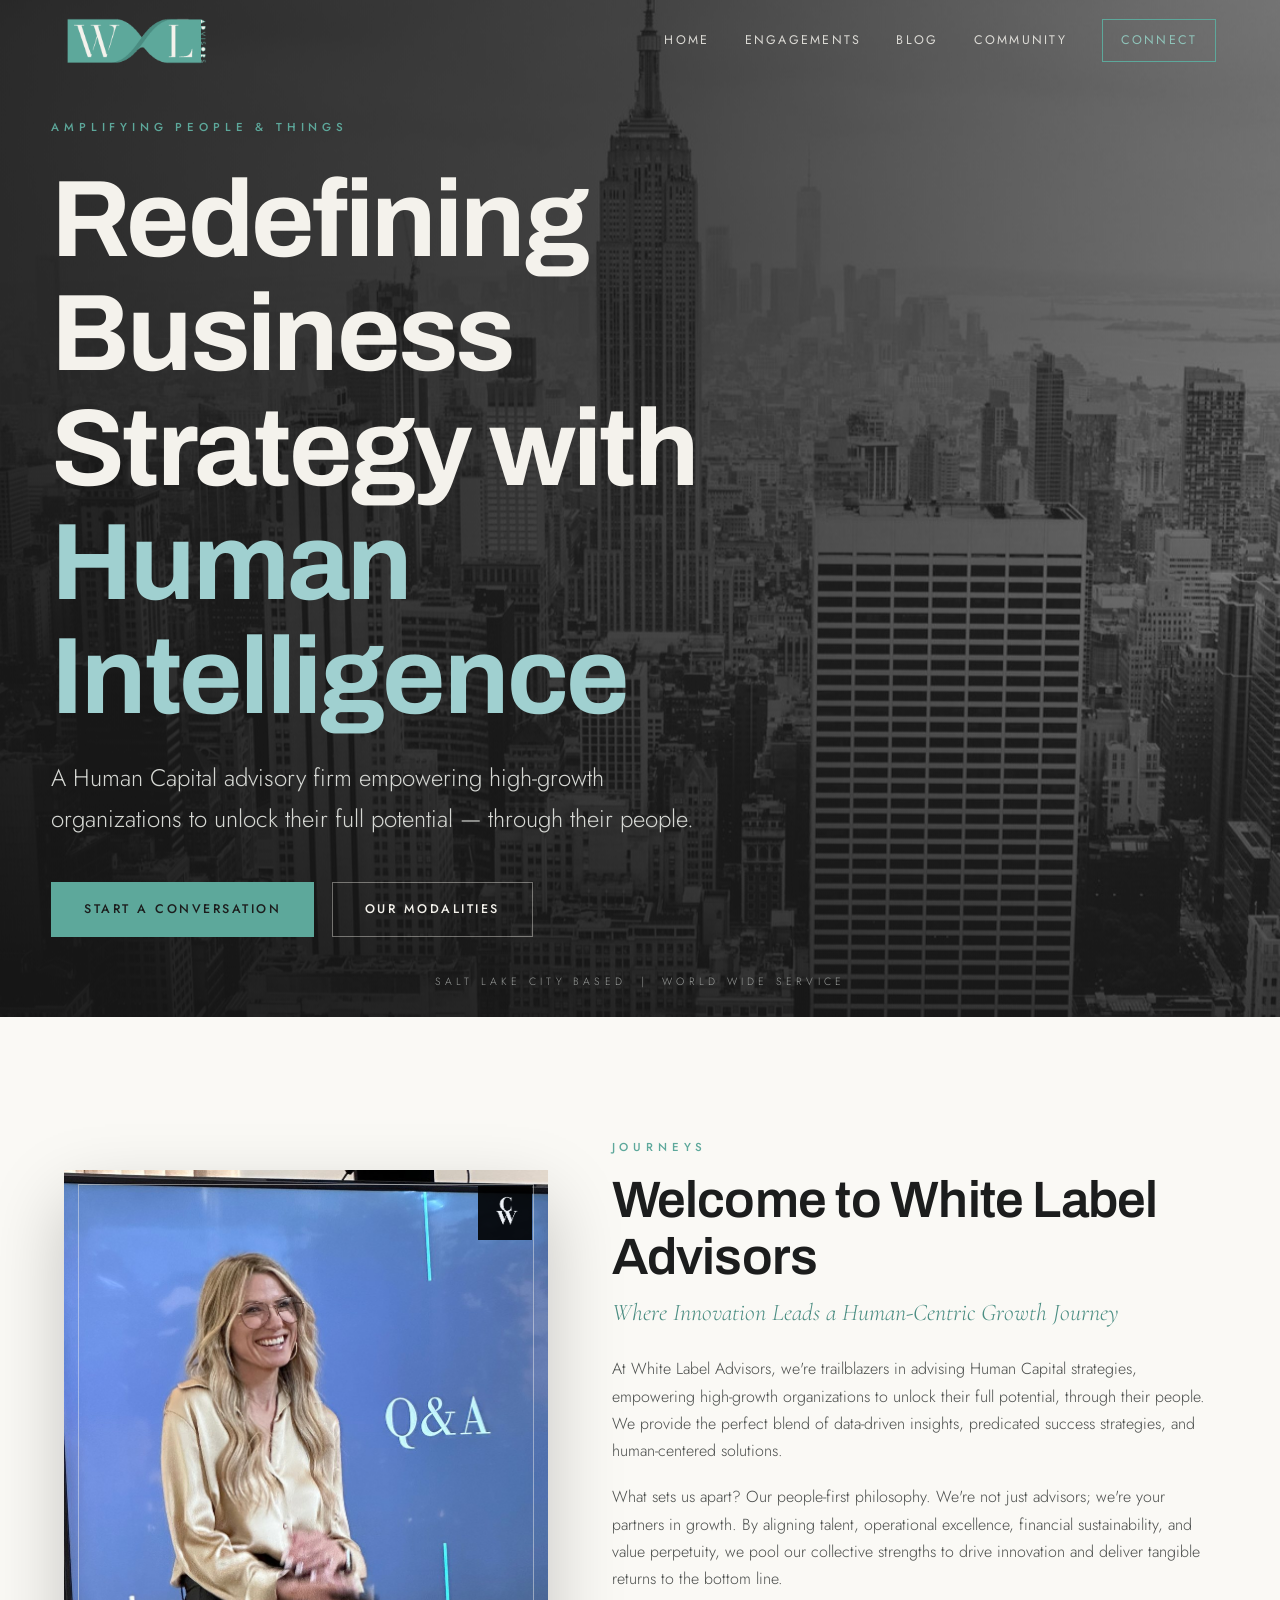
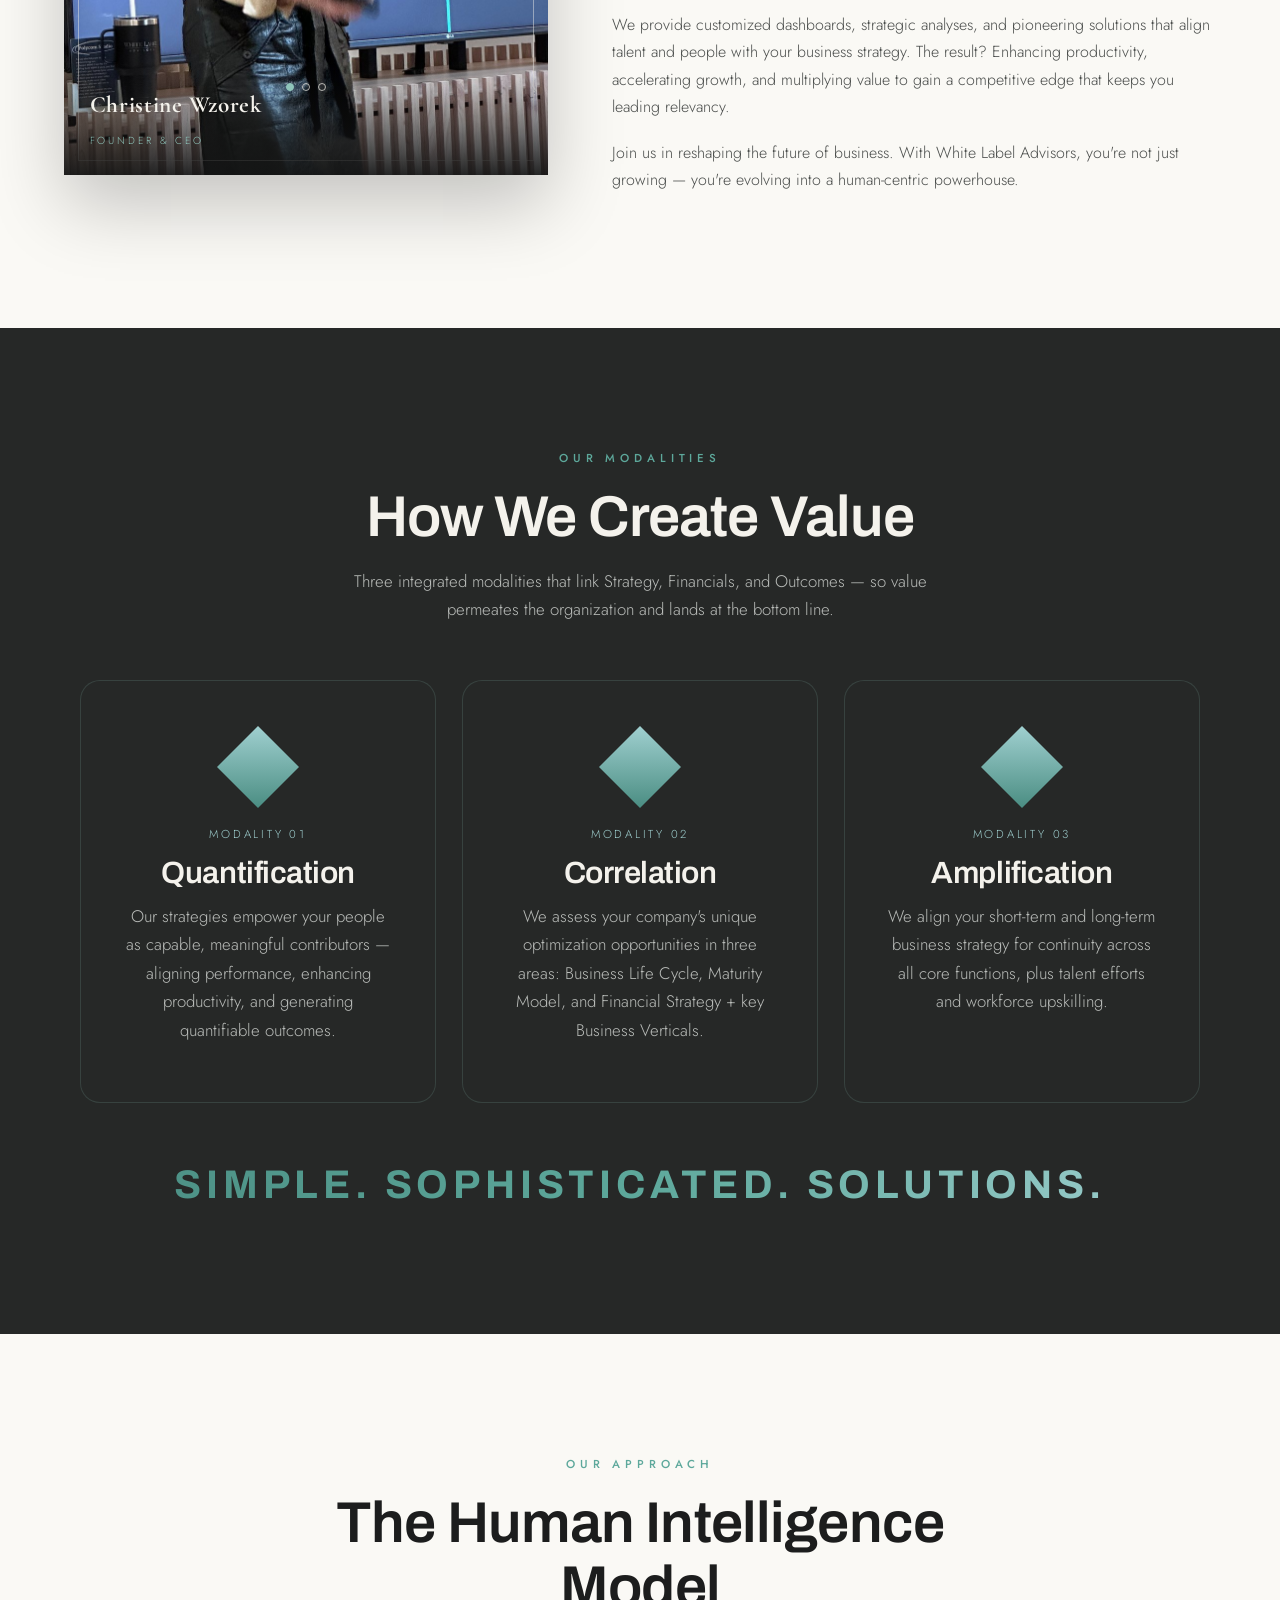
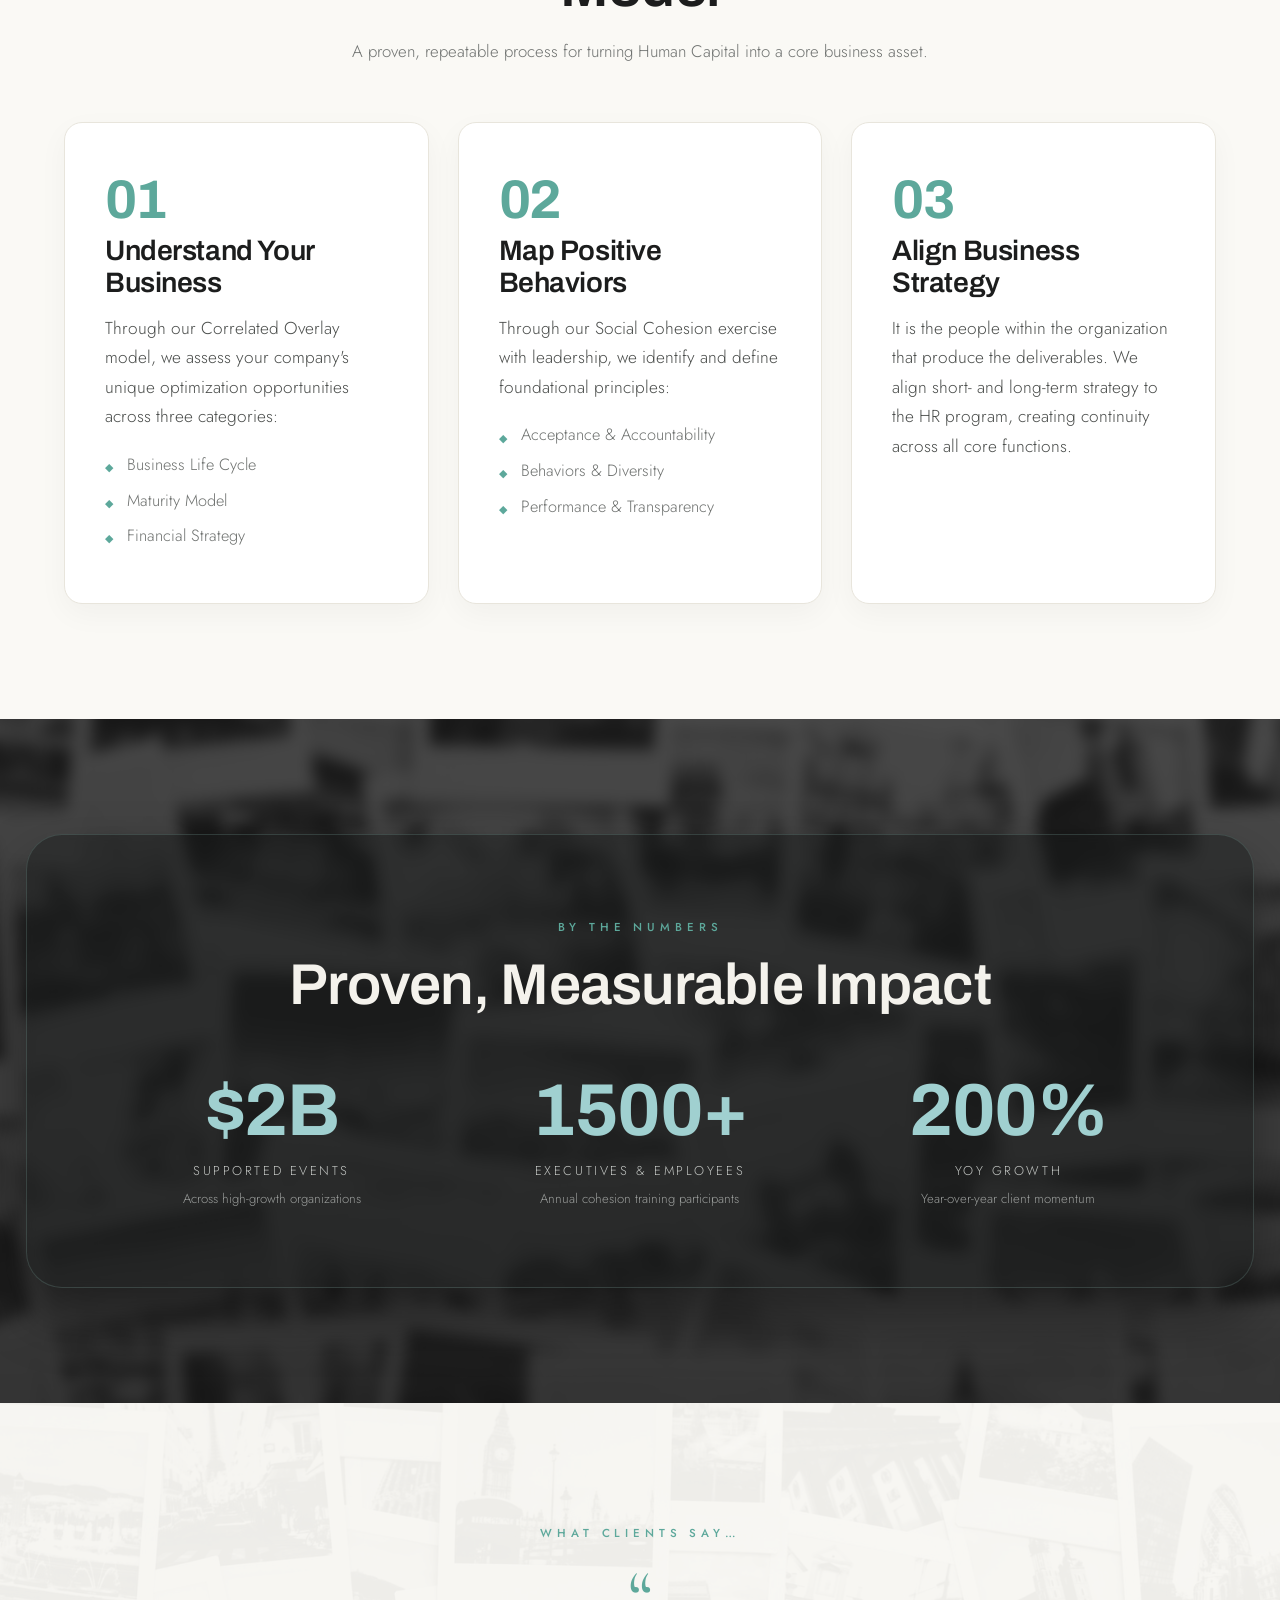
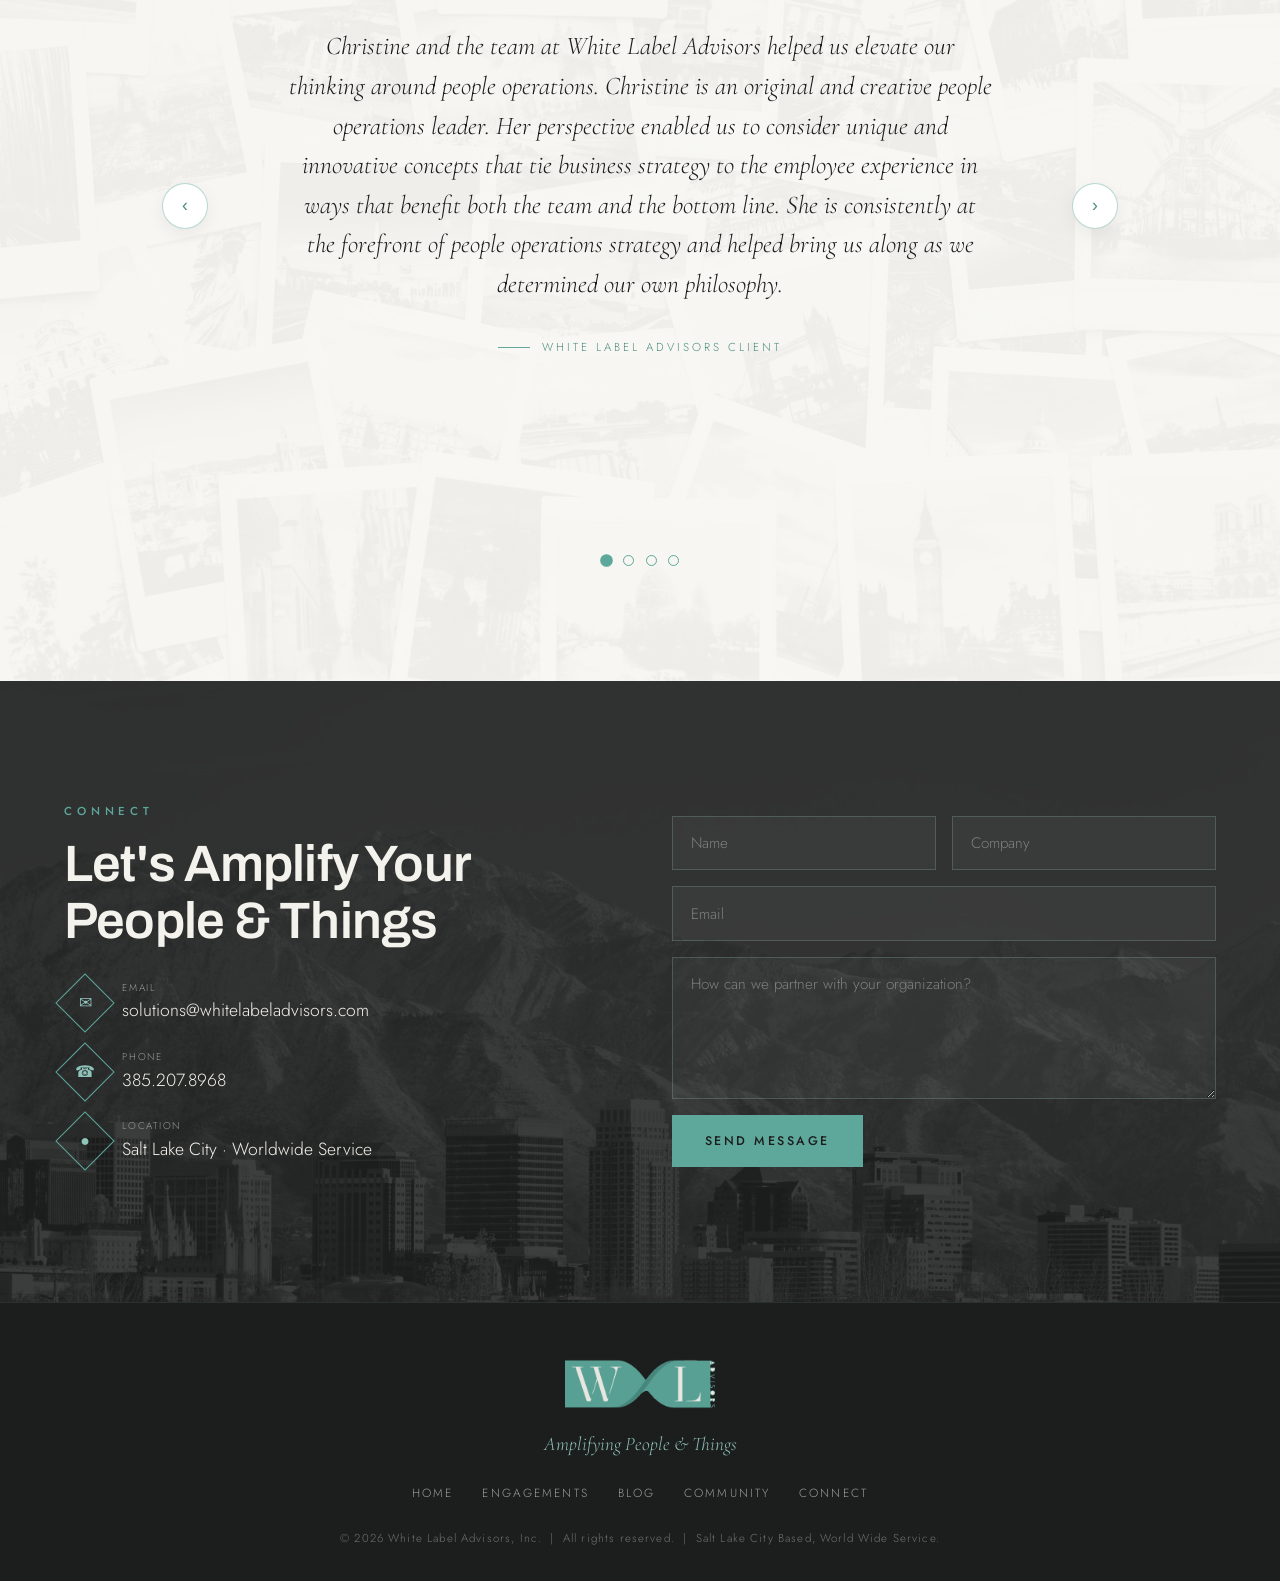
<file: index.html>
<!DOCTYPE html>
<html lang="en">
<head>
<meta charset="UTF-8" />
<meta name="viewport" content="width=device-width, initial-scale=1.0" />
<script>document.documentElement.classList.add('js');</script>
<title>White Label Advisors — Redefining Business Strategy with Human Intelligence</title>
<meta name="description" content="White Label Advisors is a Human Capital advisory firm empowering high-growth organizations to unlock their full potential through their people. Salt Lake City based, worldwide service." />
<link rel="icon" href="assets/favicon.png" />
<link rel="preconnect" href="https://fonts.googleapis.com" />
<link rel="preconnect" href="https://fonts.gstatic.com" crossorigin />
<link href="https://fonts.googleapis.com/css2?family=Archivo:wght@500;600;700&family=Cormorant+Garamond:ital,wght@0,400;0,500;0,600;0,700;1,400;1,500&family=Jost:wght@300;400;500;600&display=swap" rel="stylesheet" />
<link rel="stylesheet" href="assets/styles.css" />
</head>
<body data-move-group="page">

<!-- ================= NAV ================= -->
<header class="nav" id="nav">
  <a href="#top" class="brand" aria-label="White Label Advisors home">
    <img src="assets/logo-twist.png" alt="White Label Advisors" data-edit="logo-header" />
  </a>
  <button class="nav-toggle" id="navToggle" aria-label="Toggle menu">&#9776;</button>
  <nav class="links" id="navLinks">
    <a href="#top" data-edit="nav-home">Home</a>
    <a href="engagements.html" data-edit="nav-engagements">Engagements</a>
    <a href="blog.html" data-edit="nav-blog">Blog</a>
    <a href="community.html" data-edit="nav-community">Community</a>
    <a href="#contact" class="cta" data-edit="nav-connect">Connect</a>
  </nav>
</header>

<!-- ================= HERO ================= -->
<section class="hero" id="top" data-move="hero" data-move-in="page" data-bg="hero">
  <div class="hero-bg" data-bg="hero-image"></div>
  <div class="wrap">
    <div class="hero-copy reveal">
      <span class="eyebrow" data-edit="hero-eyebrow">Amplifying People &amp; Things</span>
      <h1 data-edit="hero-title">Redefining Business Strategy with <em>Human Intelligence</em></h1>
      <p class="lead" data-edit="hero-lead">A Human Capital advisory firm empowering high-growth organizations to unlock their full potential — through their people.</p>
      <div class="actions">
        <a href="#contact" class="btn btn--solid" data-edit="hero-start">Start a Conversation</a>
        <a href="#modalities" class="btn btn--ghost" data-edit="hero-modalities">Our Modalities</a>
      </div>
    </div>
  </div>
  <div class="locale" data-edit="hero-locale">Salt Lake City Based &nbsp;|&nbsp; World Wide Service</div>
</section>

<!-- ================= ABOUT (THE FIRM) ================= -->
<section class="section" id="about" data-move="about" data-move-in="page" data-bg="about">
  <div class="wrap">
    <div class="about-grid">
      <div class="about-portrait reveal">
        <div class="photo-carousel" id="aboutCarousel" data-edit="about-carousel" data-carousel data-interval="10000" data-transition="slide" data-duration="2200">
          <img class="active" src="assets/christine-speaking.jpg" alt="Christine Wzorek speaking at a conference Q&amp;A" data-edit="about-photo-1" />
          <img src="assets/christine-board.jpg" alt="Christine Wzorek leading a boardroom session" data-edit="about-photo-2" />
          <img src="assets/christine-conference.jpg" alt="Christine Wzorek at the Kinect WeROC conference" data-edit="about-photo-3" />
        </div>
        <div class="frame"></div>
        <img class="cw" src="assets/monogram-cw-white.png" alt="" aria-hidden="true" data-edit="about-monogram" />
        <div class="photo-dots" id="aboutDots">
          <button class="active" aria-label="Photo 1"></button>
          <button aria-label="Photo 2"></button>
          <button aria-label="Photo 3"></button>
        </div>
        <div class="badge">
          <b data-edit="about-name">Christine Wzorek</b>
          <small data-edit="about-role">Founder &amp; CEO</small>
        </div>
      </div>
      <div class="about-text reveal d1">
        <span class="eyebrow" data-edit="about-eyebrow">Journeys</span>
        <h2 data-edit="about-heading" style="font-size:clamp(2rem,4.5vw,3.2rem); margin:.8rem 0 .6rem;">Welcome to White Label Advisors</h2>
        <p data-edit="about-subhead" style="font-family:var(--serif); font-style:italic; color:var(--teal-deep); font-size:clamp(1.15rem,2vw,1.5rem); line-height:1.4; margin-bottom:1.6rem;">Where Innovation Leads a Human-Centric Growth Journey</p>
        <p data-edit="about-p1">At White Label Advisors, we're trailblazers in advising Human Capital strategies, empowering high-growth organizations to unlock their full potential, through their people. We provide the perfect blend of data-driven insights, predicated success strategies, and human-centered solutions.</p>
        <p data-edit="about-p2">What sets us apart? Our people-first philosophy. We're not just advisors; we're your partners in growth. By aligning talent, operational excellence, financial sustainability, and value perpetuity, we pool our collective strengths to drive innovation and deliver tangible returns to the bottom line.</p>
        <p data-edit="about-p3">We provide customized dashboards, strategic analyses, and pioneering solutions that align talent and people with your business strategy. The result? Enhancing productivity, accelerating growth, and multiplying value to gain a competitive edge that keeps you leading relevancy.</p>
        <p data-edit="about-p4">Join us in reshaping the future of business. With White Label Advisors, you're not just growing — you're evolving into a human-centric powerhouse.</p>
      </div>
    </div>
  </div>
</section>

<!-- ================= MODALITIES ================= -->
<section class="section section--charcoal2" id="modalities" data-move="modalities" data-move-in="page" data-bg="modalities">
  <div class="wrap">
    <div class="head center reveal">
      <span class="eyebrow" data-edit="mod-eyebrow">Our Modalities</span>
      <h2 data-edit="mod-heading">How We Create Value</h2>
      <p data-edit="mod-intro">Three integrated modalities that link Strategy, Financials, and Outcomes — so value permeates the organization and lands at the bottom line.</p>
    </div>
    <div class="svc-grid" data-move-group="modality-cards">
      <div class="svc reveal" data-move="mod1" data-move-in="modality-cards">
        <div class="ico" data-edit="mod1-diamond"><span class="ico-glyph" data-edit="mod1-icon" spellcheck="false"></span></div>
        <span class="tag" data-edit="mod1-tag">Modality 01</span>
        <h3 data-edit="mod1-title">Quantification</h3>
        <p data-edit="mod1-body">Our strategies empower your people as capable, meaningful contributors — aligning performance, enhancing productivity, and generating quantifiable outcomes.</p>
      </div>
      <div class="svc reveal d1" data-move="mod2" data-move-in="modality-cards">
        <div class="ico" data-edit="mod2-diamond"><span class="ico-glyph" data-edit="mod2-icon" spellcheck="false"></span></div>
        <span class="tag" data-edit="mod2-tag">Modality 02</span>
        <h3 data-edit="mod2-title">Correlation</h3>
        <p data-edit="mod2-body">We assess your company's unique optimization opportunities in three areas: Business Life Cycle, Maturity Model, and Financial Strategy + key Business Verticals.</p>
      </div>
      <div class="svc reveal d2" data-move="mod3" data-move-in="modality-cards">
        <div class="ico" data-edit="mod3-diamond"><span class="ico-glyph" data-edit="mod3-icon" spellcheck="false"></span></div>
        <span class="tag" data-edit="mod3-tag">Modality 03</span>
        <h3 data-edit="mod3-title">Amplification</h3>
        <p data-edit="mod3-body">We align your short-term and long-term business strategy for continuity across all core functions, plus talent efforts and workforce upskilling.</p>
      </div>
    </div>
    <p class="pill-tag" data-edit="mod-pill" style="margin-top:3rem;">Simple. Sophisticated. Solutions.</p>
  </div>
</section>

<!-- ================= APPROACH ================= -->
<section class="section" id="approach" data-move="approach" data-move-in="page" data-bg="approach">
  <div class="wrap">
    <div class="head center reveal">
      <span class="eyebrow" data-edit="approach-eyebrow">Our Approach</span>
      <h2 data-edit="approach-heading">The Human Intelligence Model</h2>
      <p data-edit="approach-intro">A proven, repeatable process for turning Human Capital into a core business asset.</p>
    </div>
    <div class="approach-grid" data-move-group="approach-steps">
      <div class="step reveal" data-move="step1" data-move-in="approach-steps">
        <div class="no" data-edit="step1-no">01</div>
        <h3 data-edit="step1-title">Understand Your Business</h3>
        <p data-edit="step1-body">Through our Correlated Overlay model, we assess your company's unique optimization opportunities across three categories:</p>
        <ul>
          <li data-edit="step1-li1">Business Life Cycle</li>
          <li data-edit="step1-li2">Maturity Model</li>
          <li data-edit="step1-li3">Financial Strategy</li>
        </ul>
      </div>
      <div class="step reveal d1" data-move="step2" data-move-in="approach-steps">
        <div class="no" data-edit="step2-no">02</div>
        <h3 data-edit="step2-title">Map Positive Behaviors</h3>
        <p data-edit="step2-body">Through our Social Cohesion exercise with leadership, we identify and define foundational principles:</p>
        <ul>
          <li data-edit="step2-li1">Acceptance &amp; Accountability</li>
          <li data-edit="step2-li2">Behaviors &amp; Diversity</li>
          <li data-edit="step2-li3">Performance &amp; Transparency</li>
        </ul>
      </div>
      <div class="step reveal d2" data-move="step3" data-move-in="approach-steps">
        <div class="no" data-edit="step3-no">03</div>
        <h3 data-edit="step3-title">Align Business Strategy</h3>
        <p data-edit="step3-body">It is the people within the organization that produce the deliverables. We align short- and long-term strategy to the HR program, creating continuity across all core functions.</p>
      </div>
    </div>
  </div>
</section>

<!-- ================= STATS ================= -->
<section class="section section--stats" data-move="stats" data-move-in="page" data-bg="stats">
  <div class="stats-bg" data-bg="stats-image"></div>
  <div class="wrap">
    <div class="stats-panel reveal">
      <div class="stats-content">
        <div class="head center">
          <span class="eyebrow" data-edit="stats-eyebrow">By The Numbers</span>
          <h2 data-edit="stats-heading">Proven, Measurable Impact</h2>
        </div>
        <div class="stats" data-move-group="stat-cards">
          <div class="stat" data-move="stat1" data-move-in="stat-cards">
            <div class="num" data-edit="stat1-num">$2B</div>
            <div class="lbl" data-edit="stat1-lbl">Supported Events</div>
            <div class="sub" data-edit="stat1-sub">Across high-growth organizations</div>
          </div>
          <div class="stat" data-move="stat2" data-move-in="stat-cards">
            <div class="num" data-edit="stat2-num">1500+</div>
            <div class="lbl" data-edit="stat2-lbl">Executives &amp; Employees</div>
            <div class="sub" data-edit="stat2-sub">Annual cohesion training participants</div>
          </div>
          <div class="stat" data-move="stat3" data-move-in="stat-cards">
            <div class="num" data-edit="stat3-num">200%</div>
            <div class="lbl" data-edit="stat3-lbl">YOY Growth</div>
            <div class="sub" data-edit="stat3-sub">Year-over-year client momentum</div>
          </div>
        </div>
      </div>
    </div>
  </div>
</section>

<!-- ================= WHAT CLIENTS SAY ================= -->
<section class="section section--clients" id="clients" data-move="clients" data-move-in="page" data-bg="clients">
  <div class="bg" data-bg="clients-image"></div>
  <div class="wrap">
    <div class="head center reveal" style="margin-bottom:2.5rem;">
      <span class="eyebrow" data-edit="clients-eyebrow">What Clients Say…</span>
    </div>
    <div class="clients-carousel reveal d1" id="clientsCarousel">
      <button type="button" class="client-arrow prev" aria-label="Previous testimonial">&#8249;</button>
      <button type="button" class="client-arrow next" aria-label="Next testimonial">&#8250;</button>
      <div class="client-track">
        <div class="client-slide active">
          <span class="qmark">&ldquo;</span>
          <blockquote data-edit="quote1">Christine and the team at White Label Advisors helped us elevate our thinking around people operations. Christine is an original and creative people operations leader. Her perspective enabled us to consider unique and innovative concepts that tie business strategy to the employee experience in ways that benefit both the team and the bottom line. She is consistently at the forefront of people operations strategy and helped bring us along as we determined our own philosophy.</blockquote>
          <cite data-edit="cite1">White Label Advisors Client</cite>
        </div>
        <div class="client-slide">
          <span class="qmark">&ldquo;</span>
          <blockquote data-edit="quote2">I had the privilege of sitting in on Christine's inclusion training and after talking to her after the session, I learned the true purpose of this training was to address/replace the traditional Sexual Harassment training that most of us in corporate America have been a part of. Instead of the usual awkward silence that tends to be pervasive in Sexual Harassment training, Christine's inclusion training was full of sincere conversation, real feelings, and lots of participation. Small breakout sessions, group sharing, in a non-hostile environment lead to, instead of the usual awkward silence, lively discussion that I believe ultimately led the group to better results than any traditional Sexual Harassment training would have.</blockquote>
          <cite data-edit="cite2">White Label Advisors Client</cite>
        </div>
        <div class="client-slide">
          <span class="qmark">&ldquo;</span>
          <blockquote data-edit="quote3">White Label Advisors came to help us at our organization at the right time, and we have not regretted it! Having Christine and her team's expertise and friendship is something that made a huge difference in my personal and professional life. I am so glad I hired her as she has made tremendous impact for my business.</blockquote>
          <cite data-edit="cite3">White Label Advisors Client</cite>
        </div>
        <div class="client-slide">
          <span class="qmark">&ldquo;</span>
          <blockquote data-edit="quote4">I worked with Christine in an Executive and Leadership training for my own business, and she is an absolute star! As someone who was stepping into being a CEO for the first time, I wanted to ensure I was starting off my leadership role with the right tools, mindsets and systems in place, to really maximize my impact and connection with others. Christine is "in the know" of current workforce needs and greatly helped me understand new ways of thinking to better include, impact and support my team. Although I am new to the Executive world, I can greatly see this type of training benefiting tons of those in leadership positions to modernize and fit the needs of the ever changing workforce. I greatly recommend her leadership training program and cohesion trainings! The White Label team is amazing to work with!</blockquote>
          <cite data-edit="cite4">White Label Advisors Client</cite>
        </div>
      </div>
      <div class="client-dots" id="clientDots">
        <button type="button" class="active" aria-label="Testimonial 1"></button>
        <button type="button" aria-label="Testimonial 2"></button>
        <button type="button" aria-label="Testimonial 3"></button>
        <button type="button" aria-label="Testimonial 4"></button>
      </div>
    </div>
  </div>
</section>

<!-- ================= CONTACT ================= -->
<section class="section section--dark section--contact" id="contact" data-move="contact" data-move-in="page" data-bg="contact">
  <div class="bg" data-bg="contact-image"></div>
  <div class="wrap">
    <div class="contact-grid">
      <div class="contact-info reveal">
        <span class="eyebrow" data-edit="contact-eyebrow">Connect</span>
        <h2 data-edit="contact-heading" style="font-size:clamp(2rem,4.5vw,3.2rem); margin:.8rem 0 1.8rem; color:var(--cream);">Let's Amplify Your People &amp; Things</h2>
        <div class="line">
          <span class="dot"><span>&#9993;</span></span>
          <div><small>Email</small><a href="mailto:solutions@whitelabeladvisors.com" data-edit="contact-email">solutions@whitelabeladvisors.com</a></div>
        </div>
        <div class="line">
          <span class="dot"><span>&#9742;</span></span>
          <div><small>Phone</small><a href="tel:+13852078968" data-edit="contact-phone">385.207.8968</a></div>
        </div>
        <div class="line">
          <span class="dot"><span>&#9679;</span></span>
          <div><small>Location</small><p data-edit="contact-location">Salt Lake City · Worldwide Service</p></div>
        </div>
      </div>
      <form onsubmit="handleSubmit(event)" class="reveal d1">
        <div class="row">
          <input type="text" name="name" placeholder="Name" required />
          <input type="text" name="company" placeholder="Company" />
        </div>
        <input type="email" name="email" placeholder="Email" required />
        <textarea name="message" rows="5" placeholder="How can we partner with your organization?" required></textarea>
        <button type="submit" class="btn btn--solid" data-edit="contact-send">Send Message</button>
      </form>
    </div>
  </div>
</section>

<!-- ================= FOOTER ================= -->
<footer>
  <div class="wrap">
    <img class="flogo" src="assets/logo-twist.png" alt="White Label Advisors" data-edit="logo-footer" />
    <p class="tagline">Amplifying People &amp; Things</p>
    <nav class="fnav">
      <a href="#top">Home</a>
      <a href="engagements.html">Engagements</a>
      <a href="blog.html">Blog</a>
      <a href="community.html">Community</a>
      <a href="#contact">Connect</a>
    </nav>
    <p class="copy">&copy; 2026 White Label Advisors, Inc. &nbsp;|&nbsp; All rights reserved. &nbsp;|&nbsp; Salt Lake City Based, World Wide Service.</p>
  </div>
</footer>

<script src="assets/main.js"></script>
</body>
</html>
</file>
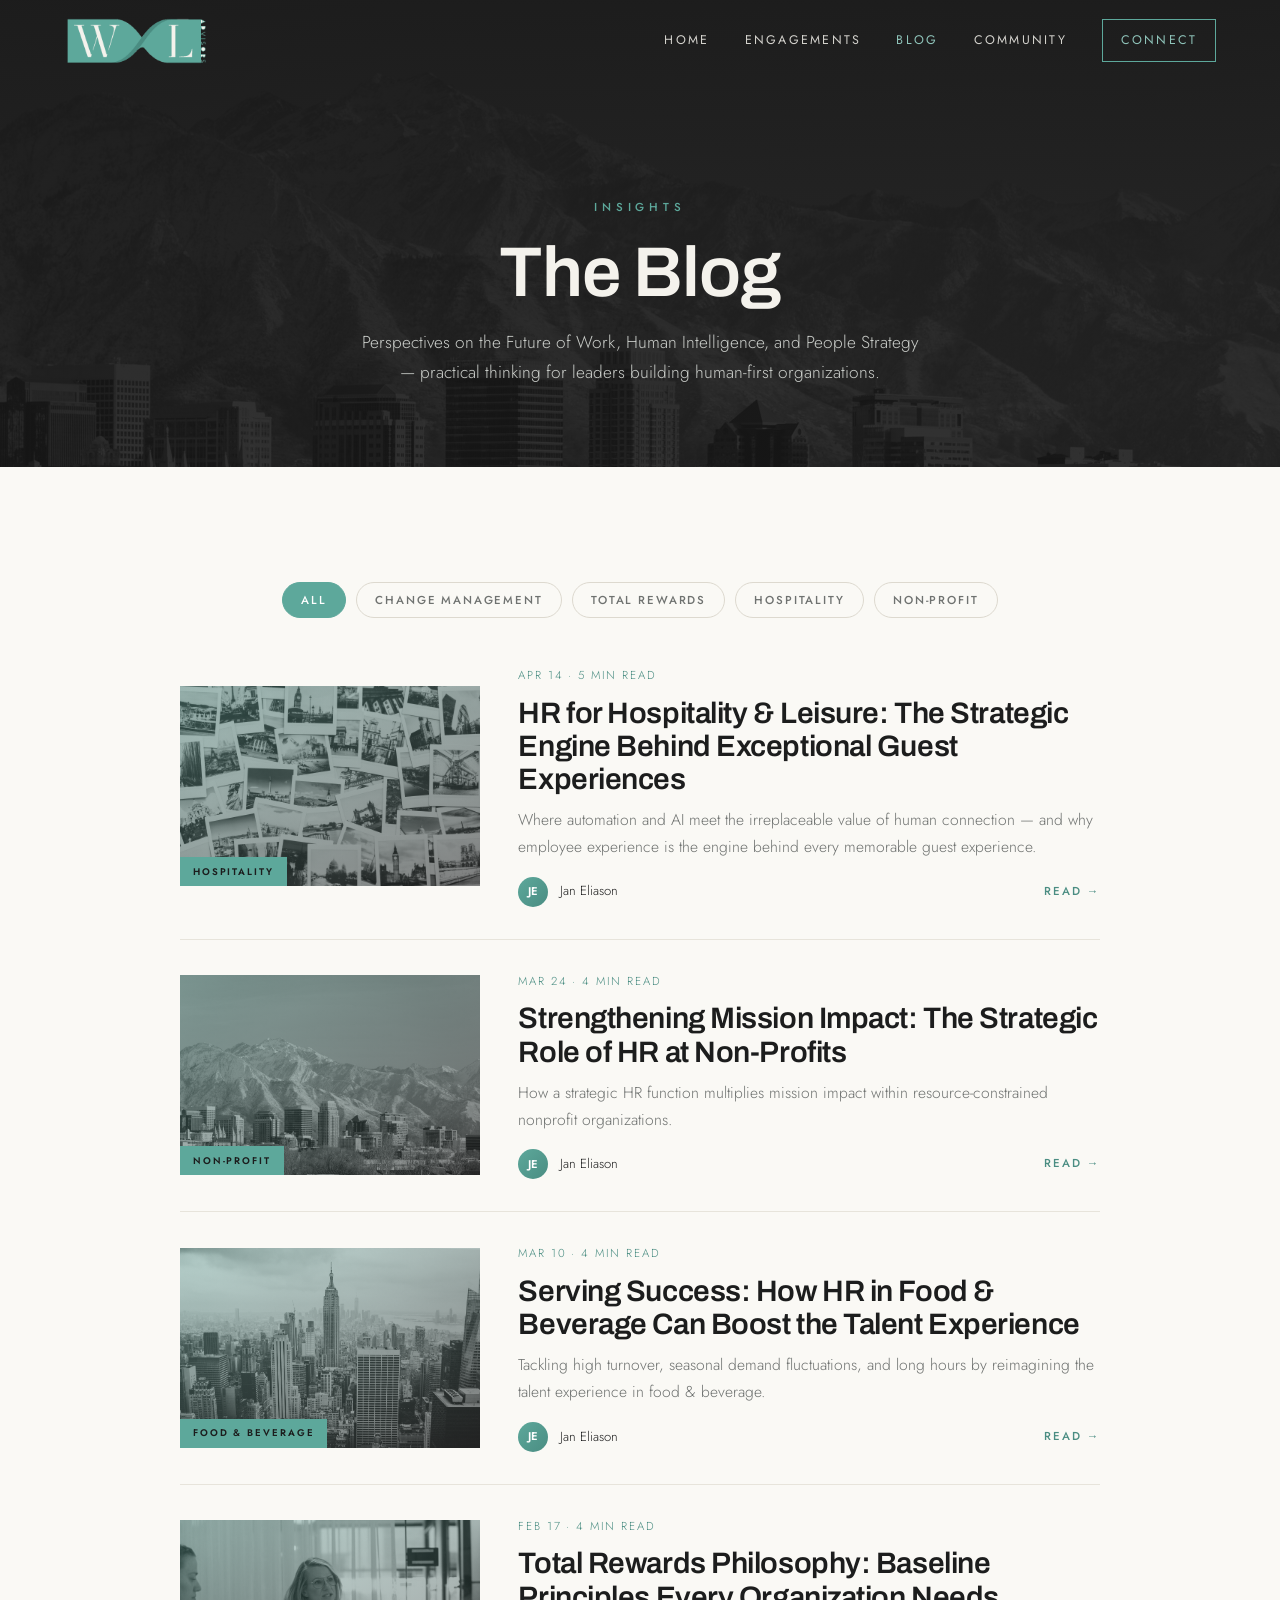
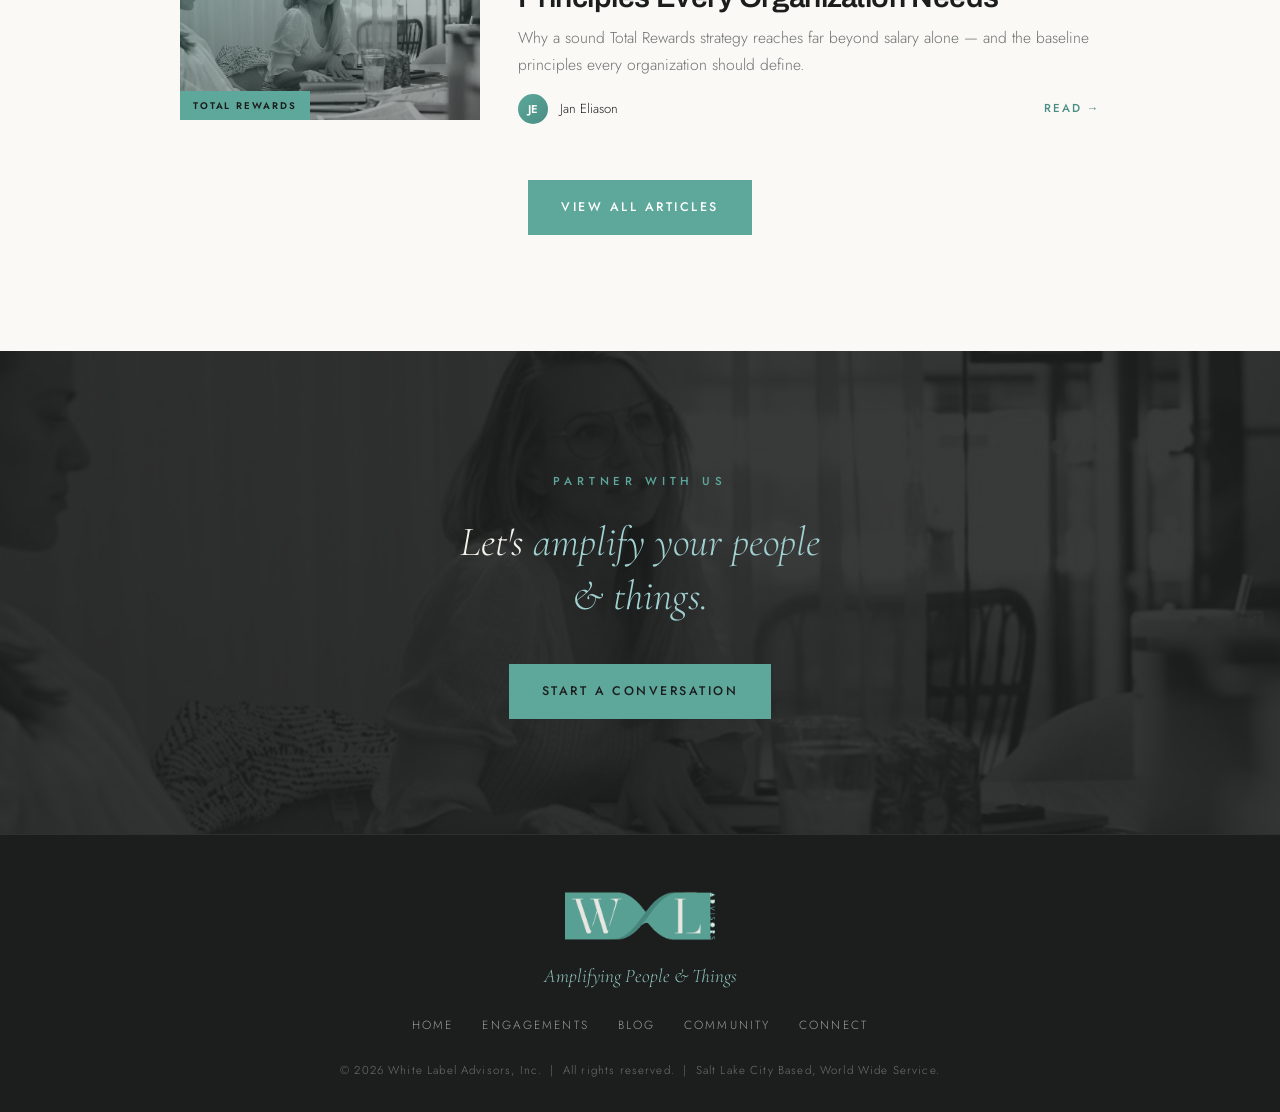
<file: blog.html>
<!DOCTYPE html>
<html lang="en">
<head>
<meta charset="UTF-8" />
<meta name="viewport" content="width=device-width, initial-scale=1.0" />
<script>document.documentElement.classList.add('js');</script>
<title>Blog &amp; Insights — White Label Advisors</title>
<meta name="description" content="Perspectives on the Future of Work, Human Intelligence, and People Strategy from White Label Advisors." />
<link rel="icon" href="assets/favicon.png" />
<link rel="preconnect" href="https://fonts.googleapis.com" />
<link rel="preconnect" href="https://fonts.gstatic.com" crossorigin />
<link href="https://fonts.googleapis.com/css2?family=Archivo:wght@500;600;700&family=Cormorant+Garamond:ital,wght@0,400;0,500;0,600;0,700;1,400;1,500&family=Jost:wght@300;400;500;600&display=swap" rel="stylesheet" />
<link rel="stylesheet" href="assets/styles.css" />
</head>
<body data-move-group="page">

<!-- ================= NAV ================= -->
<header class="nav" id="nav">
  <a href="index.html" class="brand" aria-label="White Label Advisors home">
    <img src="assets/logo-twist.png" alt="White Label Advisors" data-edit="logo-header" />
  </a>
  <button class="nav-toggle" id="navToggle" aria-label="Toggle menu">&#9776;</button>
  <nav class="links" id="navLinks">
    <a href="index.html" data-edit="nav-home">Home</a>
    <a href="engagements.html" data-edit="nav-engagements">Engagements</a>
    <a href="blog.html" class="current" data-edit="nav-blog">Blog</a>
    <a href="community.html" data-edit="nav-community">Community</a>
    <a href="index.html#contact" class="cta" data-edit="nav-connect">Connect</a>
  </nav>
</header>

<!-- ================= PAGE HERO ================= -->
<section class="page-hero" data-move="page-hero" data-move-in="page" data-bg="page-hero">
  <div class="bg" data-bg="page-hero-image"></div>
  <div class="wrap reveal">
    <span class="eyebrow" data-edit="hero-eyebrow">Insights</span>
    <h1 data-edit="hero-title">The Blog</h1>
    <p data-edit="hero-lead">Perspectives on the Future of Work, Human Intelligence, and People Strategy — practical thinking for leaders building human-first organizations.</p>
  </div>
</section>

<!-- ================= BLOG ================= -->
<section class="section" data-move="posts" data-move-in="page" data-bg="posts">
  <div class="wrap">
    <div class="blog-filters" id="blogFilters">
      <button class="active" data-filter="all">All</button>
      <button data-filter="change">Change Management</button>
      <button data-filter="rewards">Total Rewards</button>
      <button data-filter="hospitality">Hospitality</button>
      <button data-filter="nonprofit">Non-Profit</button>
    </div>

    <div class="blog-list" id="blogList" data-move-group="blog-posts">
      <article class="post reveal" data-category="hospitality" data-move="post-hospitality" data-move-in="blog-posts">
        <a class="thumb" href="https://www.whitelabeladvisors.com/blog" target="_blank" rel="noopener">
          <span class="cat" data-edit="post1-cat">Hospitality</span>
          <img src="assets/bg-travel.jpg" alt="" data-edit="post1-img" />
        </a>
        <div class="post-body">
          <div class="meta" data-edit="post1-meta">Apr 14 &middot; 5 min read</div>
          <h3><a href="https://www.whitelabeladvisors.com/blog" target="_blank" rel="noopener" data-edit="post1-title">HR for Hospitality &amp; Leisure: The Strategic Engine Behind Exceptional Guest Experiences</a></h3>
          <p data-edit="post1-body">Where automation and AI meet the irreplaceable value of human connection — and why employee experience is the engine behind every memorable guest experience.</p>
          <div class="byline"><span class="avatar">JE</span> Jan Eliason <a class="more" href="https://www.whitelabeladvisors.com/blog" target="_blank" rel="noopener">Read &rarr;</a></div>
        </div>
      </article>

      <article class="post reveal" data-category="nonprofit" data-move="post-nonprofit" data-move-in="blog-posts">
        <a class="thumb" href="https://www.whitelabeladvisors.com/blog" target="_blank" rel="noopener">
          <span class="cat" data-edit="post2-cat">Non-Profit</span>
          <img src="assets/bg-slc.jpg" alt="" data-edit="post2-img" />
        </a>
        <div class="post-body">
          <div class="meta" data-edit="post2-meta">Mar 24 &middot; 4 min read</div>
          <h3><a href="https://www.whitelabeladvisors.com/blog" target="_blank" rel="noopener" data-edit="post2-title">Strengthening Mission Impact: The Strategic Role of HR at Non-Profits</a></h3>
          <p data-edit="post2-body">How a strategic HR function multiplies mission impact within resource-constrained nonprofit organizations.</p>
          <div class="byline"><span class="avatar">JE</span> Jan Eliason <a class="more" href="https://www.whitelabeladvisors.com/blog" target="_blank" rel="noopener">Read &rarr;</a></div>
        </div>
      </article>

      <article class="post reveal" data-category="hospitality" data-move="post-fnb" data-move-in="blog-posts">
        <a class="thumb" href="https://www.whitelabeladvisors.com/blog" target="_blank" rel="noopener">
          <span class="cat" data-edit="post3-cat">Food &amp; Beverage</span>
          <img src="assets/bg-nyc.jpg" alt="" data-edit="post3-img" />
        </a>
        <div class="post-body">
          <div class="meta" data-edit="post3-meta">Mar 10 &middot; 4 min read</div>
          <h3><a href="https://www.whitelabeladvisors.com/blog" target="_blank" rel="noopener" data-edit="post3-title">Serving Success: How HR in Food &amp; Beverage Can Boost the Talent Experience</a></h3>
          <p data-edit="post3-body">Tackling high turnover, seasonal demand fluctuations, and long hours by reimagining the talent experience in food &amp; beverage.</p>
          <div class="byline"><span class="avatar">JE</span> Jan Eliason <a class="more" href="https://www.whitelabeladvisors.com/blog" target="_blank" rel="noopener">Read &rarr;</a></div>
        </div>
      </article>

      <article class="post reveal" data-category="rewards change" data-move="post-rewards" data-move-in="blog-posts">
        <a class="thumb" href="https://www.whitelabeladvisors.com/blog" target="_blank" rel="noopener">
          <span class="cat" data-edit="post4-cat">Total Rewards</span>
          <img src="assets/christine-board.jpg" alt="" data-edit="post4-img" />
        </a>
        <div class="post-body">
          <div class="meta" data-edit="post4-meta">Feb 17 &middot; 4 min read</div>
          <h3><a href="https://www.whitelabeladvisors.com/blog" target="_blank" rel="noopener" data-edit="post4-title">Total Rewards Philosophy: Baseline Principles Every Organization Needs</a></h3>
          <p data-edit="post4-body">Why a sound Total Rewards strategy reaches far beyond salary alone — and the baseline principles every organization should define.</p>
          <div class="byline"><span class="avatar">JE</span> Jan Eliason <a class="more" href="https://www.whitelabeladvisors.com/blog" target="_blank" rel="noopener">Read &rarr;</a></div>
        </div>
      </article>
    </div>

    <div class="blog-cta">
      <a href="https://www.whitelabeladvisors.com/blog" target="_blank" rel="noopener" class="btn btn--solid" style="color:#fff;" data-edit="cta-articles">View All Articles</a>
    </div>
  </div>
</section>

<!-- ================= CTA STRIP ================= -->
<section class="section section--dark impact" data-move="cta" data-move-in="page" data-bg="cta">
  <div class="bg" data-bg="cta-image"></div>
  <div class="wrap">
    <span class="eyebrow" data-edit="cta-eyebrow">Partner With Us</span>
    <blockquote data-edit="cta-quote" style="margin-top:1.4rem;">Let's <span class="hl">amplify your people &amp; things.</span></blockquote>
    <a href="index.html#contact" class="btn btn--solid" style="margin-top:1rem;" data-edit="cta-start">Start a Conversation</a>
  </div>
</section>

<!-- ================= FOOTER ================= -->
<footer>
  <div class="wrap">
    <img class="flogo" src="assets/logo-twist.png" alt="White Label Advisors" data-edit="logo-footer" />
    <p class="tagline">Amplifying People &amp; Things</p>
    <nav class="fnav">
      <a href="index.html">Home</a>
      <a href="engagements.html">Engagements</a>
      <a href="blog.html">Blog</a>
      <a href="community.html">Community</a>
      <a href="index.html#contact">Connect</a>
    </nav>
    <p class="copy">&copy; 2026 White Label Advisors, Inc. &nbsp;|&nbsp; All rights reserved. &nbsp;|&nbsp; Salt Lake City Based, World Wide Service.</p>
  </div>
</footer>

<script src="assets/main.js"></script>
</body>
</html>
</file>
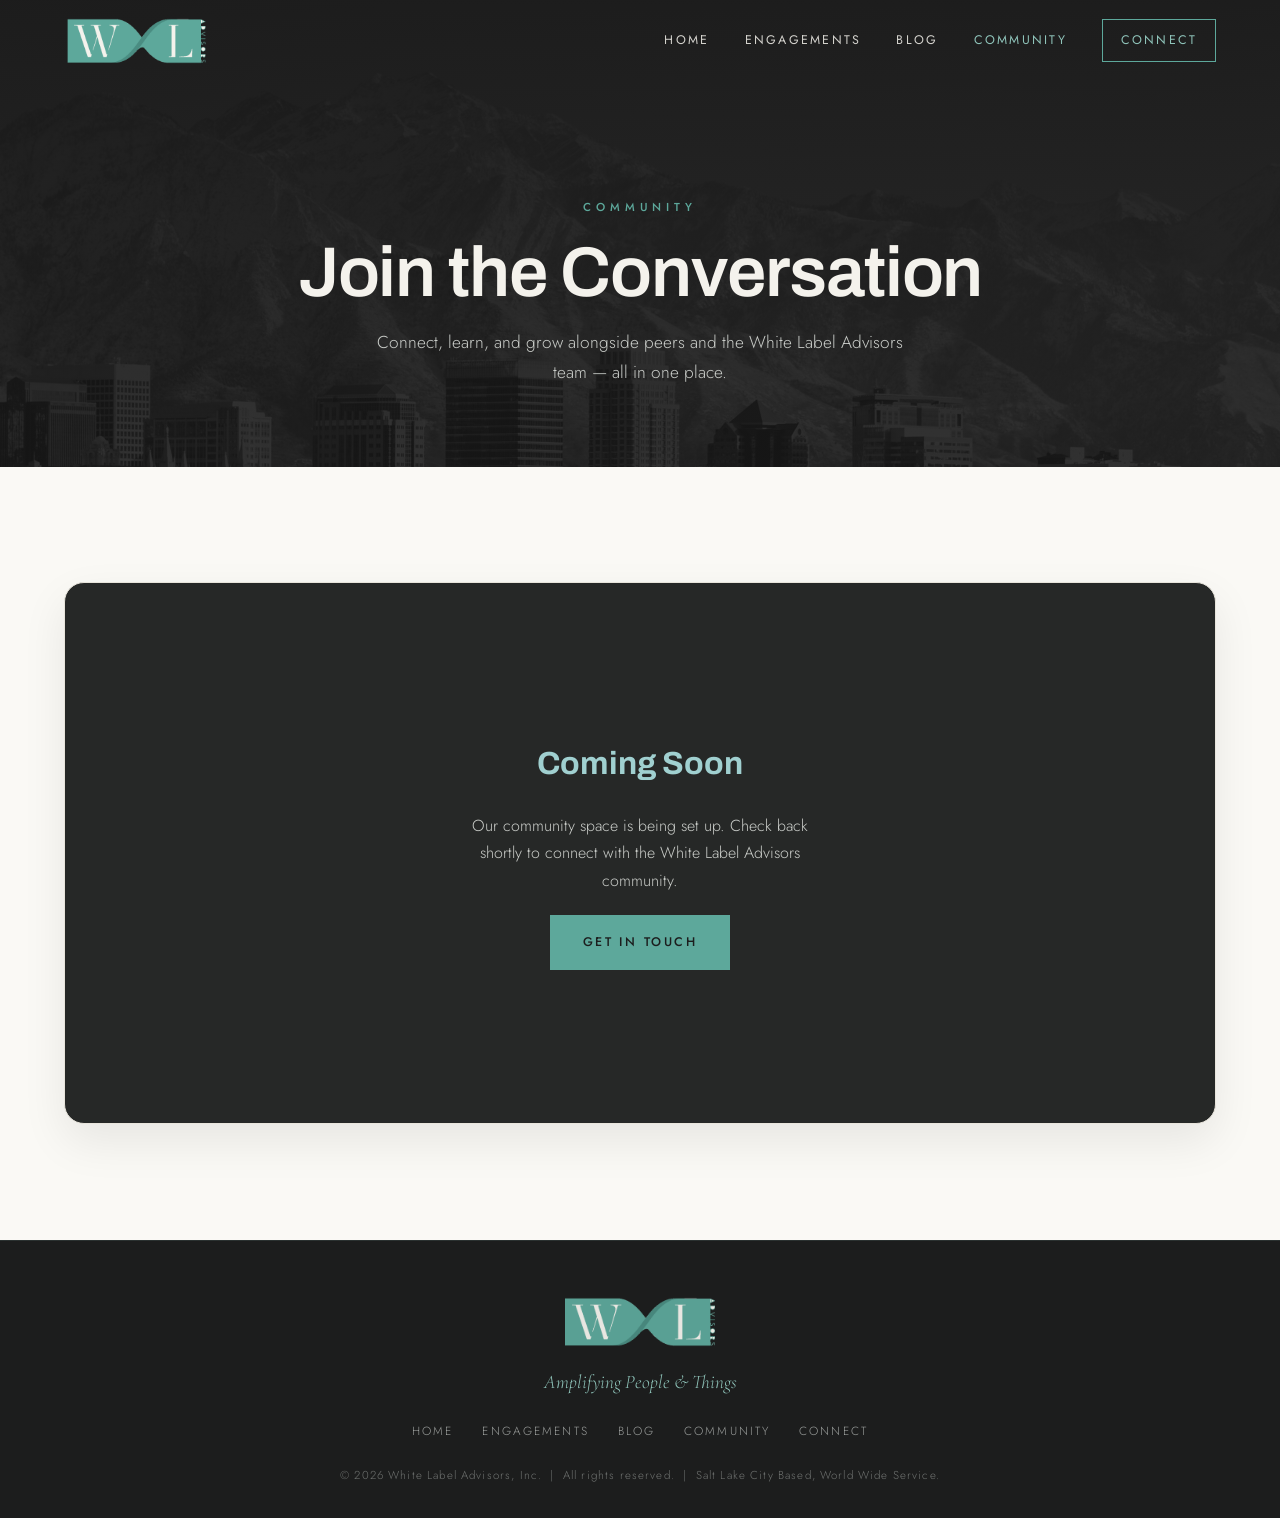
<file: community.html>
<!DOCTYPE html>
<html lang="en">
<head>
<meta charset="UTF-8" />
<meta name="viewport" content="width=device-width, initial-scale=1.0" />
<script>document.documentElement.classList.add('js');</script>
<title>Community — White Label Advisors</title>
<meta name="description" content="Join the White Label Advisors community — connect, learn, and grow with peers and our team." />
<link rel="icon" href="assets/favicon.png" />
<link rel="preconnect" href="https://fonts.googleapis.com" />
<link rel="preconnect" href="https://fonts.gstatic.com" crossorigin />
<link href="https://fonts.googleapis.com/css2?family=Archivo:wght@500;600;700&family=Cormorant+Garamond:ital,wght@0,400;0,500;0,600;0,700;1,400;1,500&family=Jost:wght@300;400;500;600&display=swap" rel="stylesheet" />
<link rel="stylesheet" href="assets/styles.css" />
</head>
<body data-move-group="page">

<!-- ================= NAV ================= -->
<header class="nav" id="nav">
  <a href="index.html" class="brand" aria-label="White Label Advisors home">
    <img src="assets/logo-twist.png" alt="White Label Advisors" data-edit="logo-header" />
  </a>
  <button class="nav-toggle" id="navToggle" aria-label="Toggle menu">&#9776;</button>
  <nav class="links" id="navLinks">
    <a href="index.html" data-edit="nav-home">Home</a>
    <a href="engagements.html" data-edit="nav-engagements">Engagements</a>
    <a href="blog.html" data-edit="nav-blog">Blog</a>
    <a href="community.html" class="current" data-edit="nav-community">Community</a>
    <a href="index.html#contact" class="cta" data-edit="nav-connect">Connect</a>
  </nav>
</header>

<!-- ================= PAGE HERO ================= -->
<section class="page-hero" data-move="page-hero" data-move-in="page" data-bg="page-hero">
  <div class="bg" data-bg="page-hero-image"></div>
  <div class="wrap reveal">
    <span class="eyebrow" data-edit="hero-eyebrow">Community</span>
    <h1 data-edit="hero-title">Join the Conversation</h1>
    <p data-edit="hero-lead">Connect, learn, and grow alongside peers and the White Label Advisors team — all in one place.</p>
  </div>
</section>

<!-- ================= COMMUNITY EMBED ================= -->
<section class="section" data-move="community-embed" data-move-in="page" data-bg="community-embed">
  <div class="wrap">
    <div class="community-shell reveal">
      <iframe id="communityFrame" title="White Label Advisors Community" loading="lazy"
              allow="fullscreen; clipboard-write; encrypted-media"></iframe>
      <div class="community-placeholder" id="communityPlaceholder">
        <span class="qmark" data-edit="community-badge">Coming Soon</span>
        <p data-edit="community-text">Our community space is being set up. Check back shortly to connect with the White Label Advisors community.</p>
        <a href="index.html#contact" class="btn btn--solid" data-edit="cta-touch">Get in Touch</a>
      </div>
    </div>
    <p class="community-note" id="communityNote" style="display:none;">
      Having trouble viewing? <a class="community-open" href="#" target="_blank" rel="noopener">Open the community in a new tab &rarr;</a>
    </p>
  </div>
</section>

<!-- ================= FOOTER ================= -->
<footer>
  <div class="wrap">
    <img class="flogo" src="assets/logo-twist.png" alt="White Label Advisors" data-edit="logo-footer" />
    <p class="tagline">Amplifying People &amp; Things</p>
    <nav class="fnav">
      <a href="index.html">Home</a>
      <a href="engagements.html">Engagements</a>
      <a href="blog.html">Blog</a>
      <a href="community.html">Community</a>
      <a href="index.html#contact">Connect</a>
    </nav>
    <p class="copy">&copy; 2026 White Label Advisors, Inc. &nbsp;|&nbsp; All rights reserved. &nbsp;|&nbsp; Salt Lake City Based, World Wide Service.</p>
  </div>
</footer>

<script src="assets/main.js"></script>
</body>
</html>
</file>
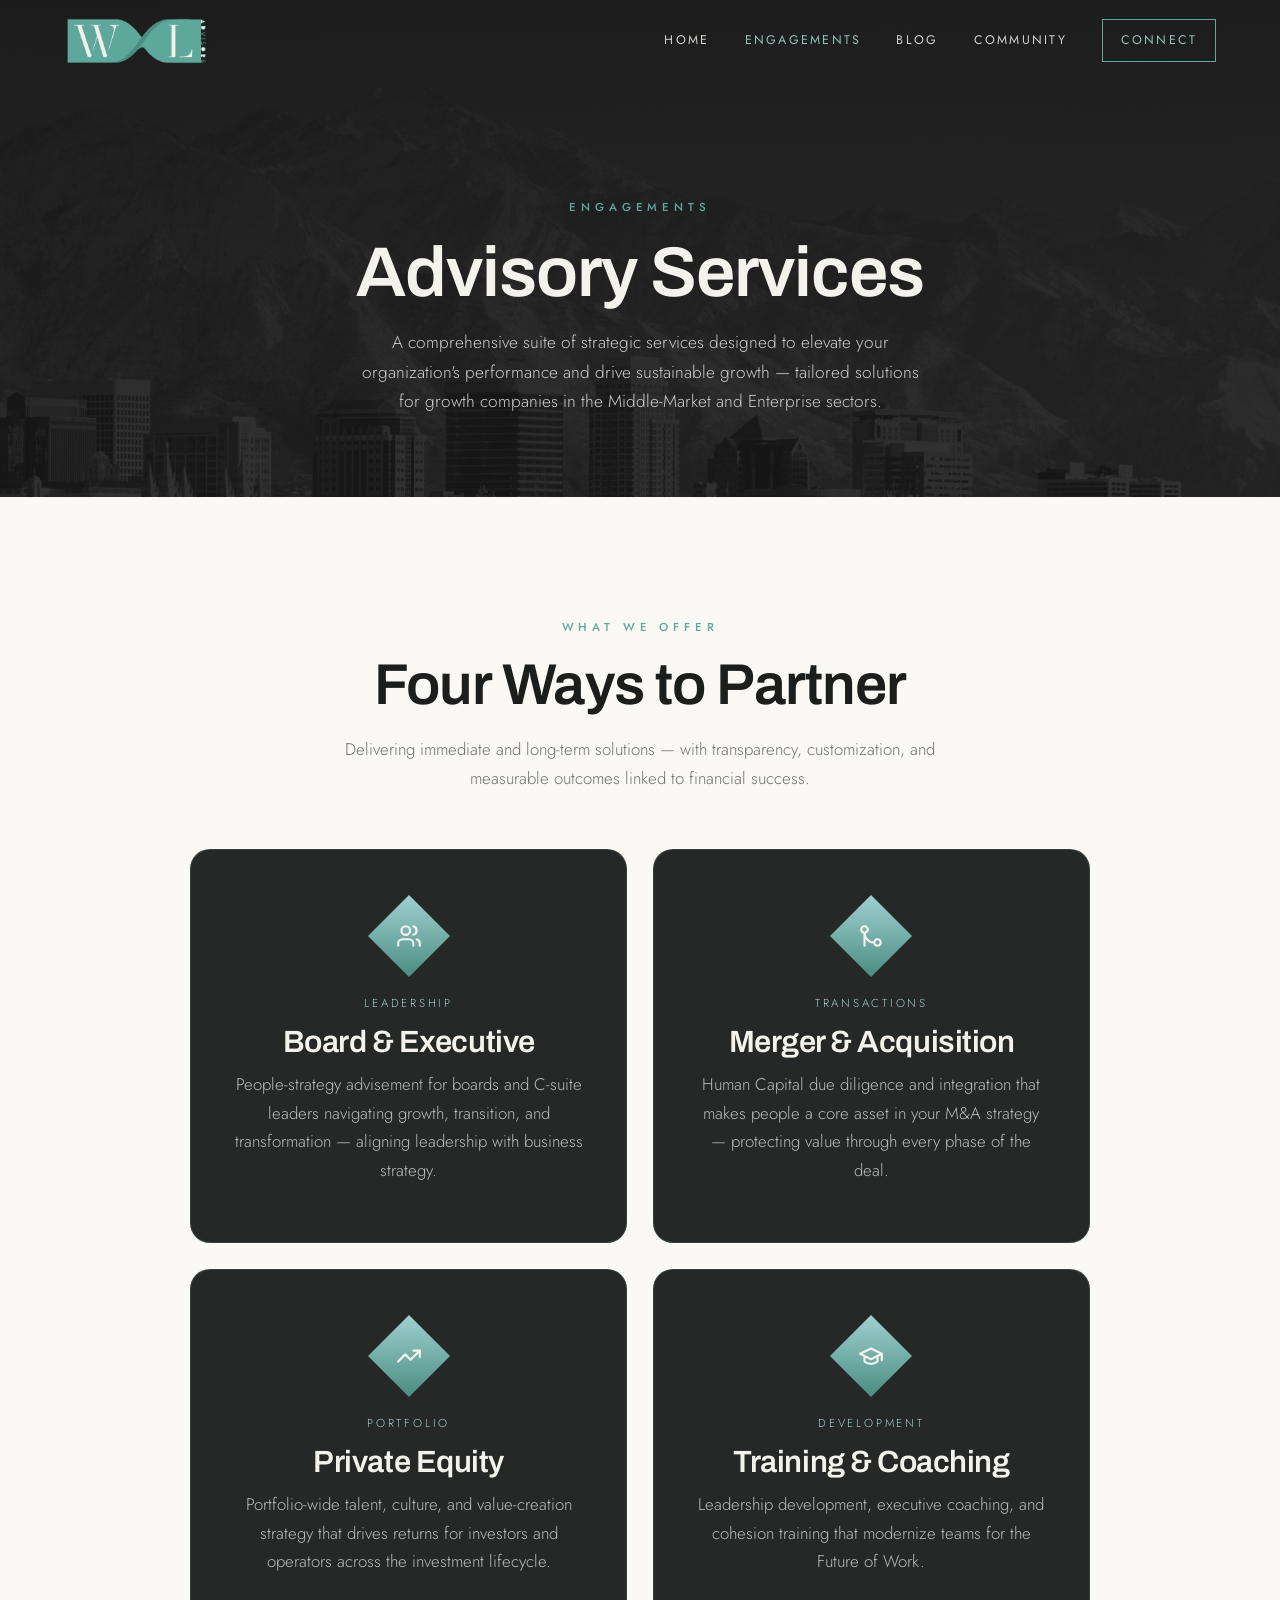
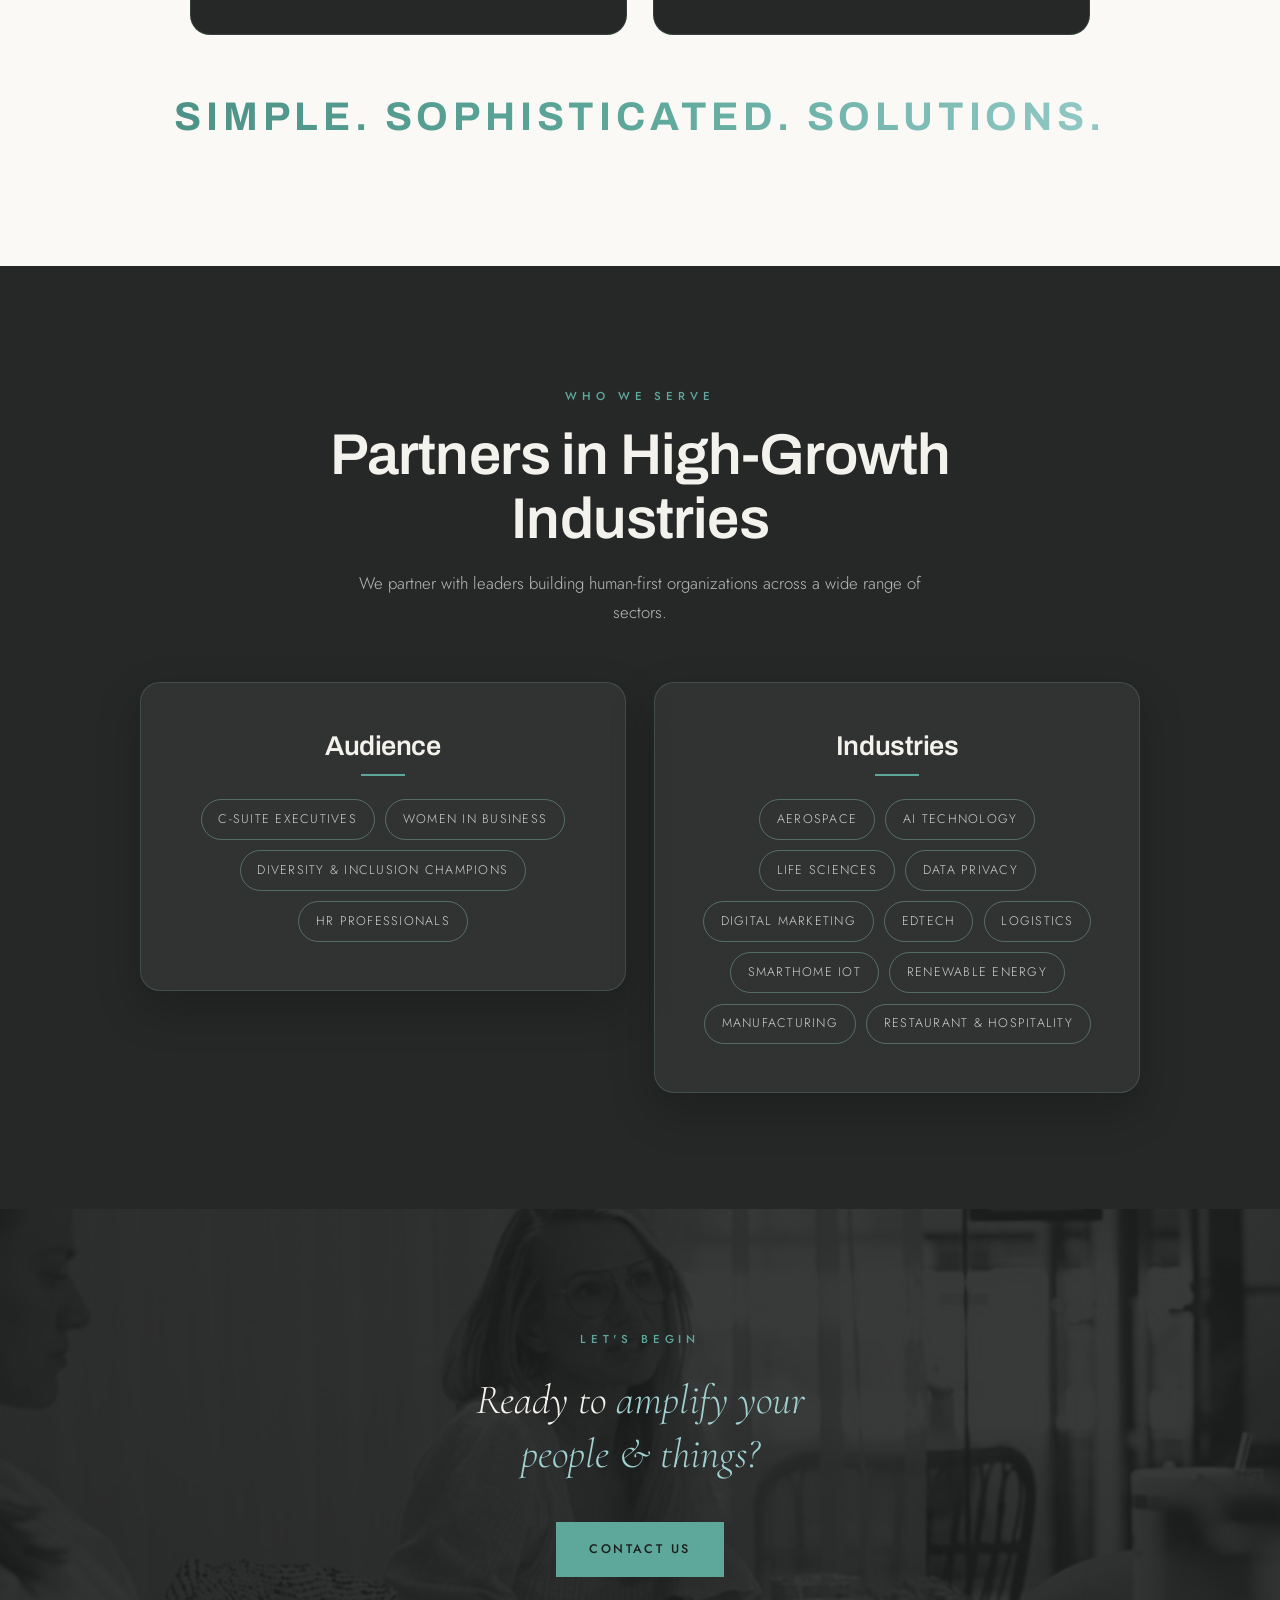
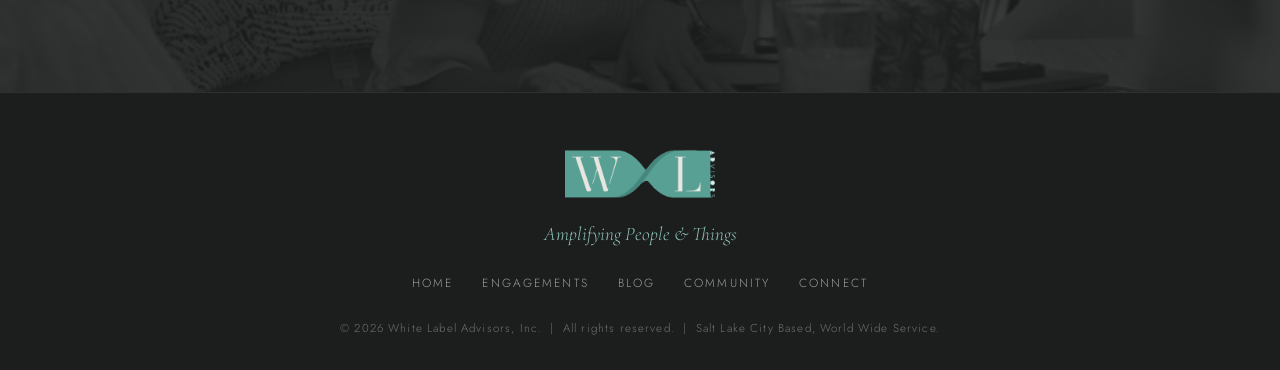
<file: engagements.html>
<!DOCTYPE html>
<html lang="en">
<head>
<meta charset="UTF-8" />
<meta name="viewport" content="width=device-width, initial-scale=1.0" />
<script>document.documentElement.classList.add('js');</script>
<title>Engagements — White Label Advisors</title>
<meta name="description" content="White Label Advisors offers a comprehensive suite of strategic advisory services for growth companies in the Middle-Market and Enterprise sectors." />
<link rel="icon" href="assets/favicon.png" />
<link rel="preconnect" href="https://fonts.googleapis.com" />
<link rel="preconnect" href="https://fonts.gstatic.com" crossorigin />
<link href="https://fonts.googleapis.com/css2?family=Archivo:wght@500;600;700&family=Cormorant+Garamond:ital,wght@0,400;0,500;0,600;0,700;1,400;1,500&family=Jost:wght@300;400;500;600&display=swap" rel="stylesheet" />
<link rel="stylesheet" href="assets/styles.css" />
</head>
<body data-move-group="page">

<!-- ================= NAV ================= -->
<header class="nav" id="nav">
  <a href="index.html" class="brand" aria-label="White Label Advisors home">
    <img src="assets/logo-twist.png" alt="White Label Advisors" data-edit="logo-header" />
  </a>
  <button class="nav-toggle" id="navToggle" aria-label="Toggle menu">&#9776;</button>
  <nav class="links" id="navLinks">
    <a href="index.html" data-edit="nav-home">Home</a>
    <a href="engagements.html" class="current" data-edit="nav-engagements">Engagements</a>
    <a href="blog.html" data-edit="nav-blog">Blog</a>
    <a href="community.html" data-edit="nav-community">Community</a>
    <a href="index.html#contact" class="cta" data-edit="nav-connect">Connect</a>
  </nav>
</header>

<!-- ================= PAGE HERO ================= -->
<section class="page-hero" data-move="page-hero" data-move-in="page" data-bg="page-hero">
  <div class="bg" data-bg="page-hero-image"></div>
  <div class="wrap reveal">
    <span class="eyebrow" data-edit="hero-eyebrow">Engagements</span>
    <h1 data-edit="hero-title">Advisory Services</h1>
    <p data-edit="hero-lead">A comprehensive suite of strategic services designed to elevate your organization's performance and drive sustainable growth — tailored solutions for growth companies in the Middle-Market and Enterprise sectors.</p>
  </div>
</section>

<!-- ================= ADVISORY SERVICES ================= -->
<section class="section" data-move="services" data-move-in="page" data-bg="services">
  <div class="wrap">
    <div class="head center reveal">
      <span class="eyebrow" data-edit="offer-eyebrow">What We Offer</span>
      <h2 data-edit="offer-heading">Four Ways to Partner</h2>
      <p data-edit="offer-intro">Delivering immediate and long-term solutions — with transparency, customization, and measurable outcomes linked to financial success.</p>
    </div>
    <div class="svc-grid engage-grid" data-move-group="service-cards">
      <div class="svc reveal" data-move="svc-leadership" data-move-in="service-cards">
        <div class="ico"><svg viewBox="0 0 24 24" fill="none" stroke="currentColor" stroke-width="2" stroke-linecap="round" stroke-linejoin="round" aria-hidden="true"><path d="M16 21v-2a4 4 0 0 0-4-4H6a4 4 0 0 0-4 4v2"/><circle cx="9" cy="7" r="4"/><path d="M22 21v-2a4 4 0 0 0-3-3.87"/><path d="M16 3.13a4 4 0 0 1 0 7.75"/></svg></div>
        <span class="tag" data-edit="svc1-tag">Leadership</span>
        <h3 data-edit="svc1-title">Board &amp; Executive</h3>
        <p data-edit="svc1-body">People-strategy advisement for boards and C-suite leaders navigating growth, transition, and transformation — aligning leadership with business strategy.</p>
      </div>
      <div class="svc reveal d1" data-move="svc-ma" data-move-in="service-cards">
        <div class="ico"><svg viewBox="0 0 24 24" fill="none" stroke="currentColor" stroke-width="2" stroke-linecap="round" stroke-linejoin="round" aria-hidden="true"><circle cx="18" cy="18" r="3"/><circle cx="6" cy="6" r="3"/><path d="M6 21V9a9 9 0 0 0 9 9"/></svg></div>
        <span class="tag" data-edit="svc2-tag">Transactions</span>
        <h3 data-edit="svc2-title">Merger &amp; Acquisition</h3>
        <p data-edit="svc2-body">Human Capital due diligence and integration that makes people a core asset in your M&amp;A strategy — protecting value through every phase of the deal.</p>
      </div>
      <div class="svc reveal d1" data-move="svc-pe" data-move-in="service-cards">
        <div class="ico"><svg viewBox="0 0 24 24" fill="none" stroke="currentColor" stroke-width="2" stroke-linecap="round" stroke-linejoin="round" aria-hidden="true"><polyline points="22 7 13.5 15.5 8.5 10.5 2 17"/><polyline points="16 7 22 7 22 13"/></svg></div>
        <span class="tag" data-edit="svc3-tag">Portfolio</span>
        <h3 data-edit="svc3-title">Private Equity</h3>
        <p data-edit="svc3-body">Portfolio-wide talent, culture, and value-creation strategy that drives returns for investors and operators across the investment lifecycle.</p>
      </div>
      <div class="svc reveal d2" data-move="svc-training" data-move-in="service-cards">
        <div class="ico"><svg viewBox="0 0 24 24" fill="none" stroke="currentColor" stroke-width="2" stroke-linecap="round" stroke-linejoin="round" aria-hidden="true"><path d="M22 10v6M2 10l10-5 10 5-10 5z"/><path d="M6 12v5c3 3 9 3 12 0v-5"/></svg></div>
        <span class="tag" data-edit="svc4-tag">Development</span>
        <h3 data-edit="svc4-title">Training &amp; Coaching</h3>
        <p data-edit="svc4-body">Leadership development, executive coaching, and cohesion training that modernize teams for the Future of Work.</p>
      </div>
    </div>
    <p class="pill-tag" style="margin-top:3rem;">Simple. Sophisticated. Solutions.</p>
  </div>
</section>

<!-- ================= WHO WE SERVE ================= -->
<section class="section section--charcoal2" id="serve" data-move="serve" data-move-in="page" data-bg="serve">
  <div class="wrap">
    <div class="head center reveal">
      <span class="eyebrow" data-edit="serve-eyebrow">Who We Serve</span>
      <h2 data-edit="serve-heading">Partners in High-Growth Industries</h2>
      <p data-edit="serve-intro">We partner with leaders building human-first organizations across a wide range of sectors.</p>
    </div>
    <div class="serve-groups" data-move-group="serve-cols">
      <div class="serve-col reveal" data-move="serve-audience" data-move-in="serve-cols">
        <h3 data-edit="serve-audience-title">Audience</h3>
        <div class="industries">
          <span>C-Suite Executives</span>
          <span>Women in Business</span>
          <span>Diversity &amp; Inclusion Champions</span>
          <span>HR Professionals</span>
        </div>
      </div>
      <div class="serve-col reveal d1" data-move="serve-industries" data-move-in="serve-cols">
        <h3 data-edit="serve-industries-title">Industries</h3>
        <div class="industries">
          <span>Aerospace</span><span>AI Technology</span><span>Life Sciences</span>
          <span>Data Privacy</span><span>Digital Marketing</span><span>EdTech</span>
          <span>Logistics</span><span>SmartHome IoT</span><span>Renewable Energy</span>
          <span>Manufacturing</span><span>Restaurant &amp; Hospitality</span>
        </div>
      </div>
    </div>
  </div>
</section>

<!-- ================= CTA STRIP ================= -->
<section class="section section--dark impact" data-move="cta" data-move-in="page" data-bg="cta">
  <div class="bg" data-bg="cta-image"></div>
  <div class="wrap reveal">
    <span class="eyebrow" data-edit="cta-eyebrow">Let's Begin</span>
    <blockquote data-edit="cta-quote" style="margin-top:1.4rem;">Ready to <span class="hl">amplify your people &amp; things?</span></blockquote>
    <a href="index.html#contact" class="btn btn--solid" style="margin-top:1rem;" data-edit="cta-contact">Contact Us</a>
  </div>
</section>

<!-- ================= FOOTER ================= -->
<footer>
  <div class="wrap">
    <img class="flogo" src="assets/logo-twist.png" alt="White Label Advisors" data-edit="logo-footer" />
    <p class="tagline">Amplifying People &amp; Things</p>
    <nav class="fnav">
      <a href="index.html">Home</a>
      <a href="engagements.html">Engagements</a>
      <a href="blog.html">Blog</a>
      <a href="community.html">Community</a>
      <a href="index.html#contact">Connect</a>
    </nav>
    <p class="copy">&copy; 2026 White Label Advisors, Inc. &nbsp;|&nbsp; All rights reserved. &nbsp;|&nbsp; Salt Lake City Based, World Wide Service.</p>
  </div>
</footer>

<script src="assets/main.js"></script>
</body>
</html>
</file>
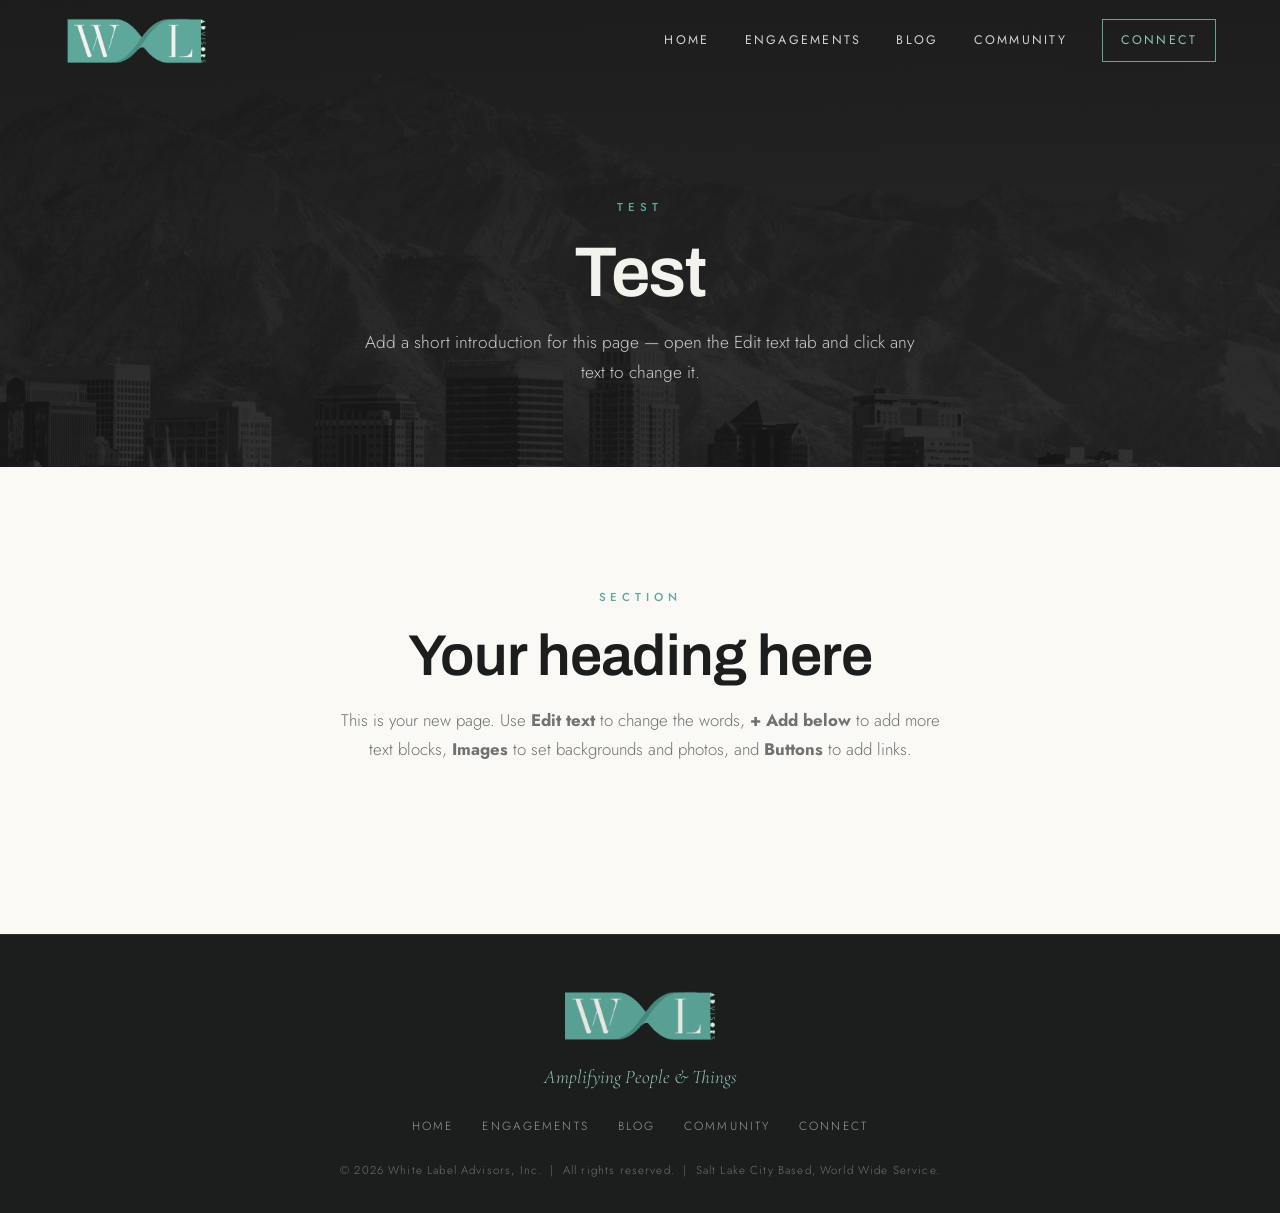
<file: test.html>
<!DOCTYPE html>
<html lang="en">
<head>
<meta charset="UTF-8" />
<meta name="viewport" content="width=device-width, initial-scale=1.0" />
<script>document.documentElement.classList.add('js');</script>
<title>Test — White Label Advisors</title>
<meta name="description" content="Test — White Label Advisors." />
<link rel="icon" href="assets/favicon.png" />
<link rel="preconnect" href="https://fonts.googleapis.com" />
<link rel="preconnect" href="https://fonts.gstatic.com" crossorigin />
<link href="https://fonts.googleapis.com/css2?family=Archivo:wght@500;600;700&family=Cormorant+Garamond:ital,wght@0,400;0,500;0,600;0,700;1,400;1,500&family=Jost:wght@300;400;500;600&display=swap" rel="stylesheet" />
<link rel="stylesheet" href="assets/styles.css" />
</head>
<body data-move-group="page">

<header class="nav" id="nav">
  <a href="index.html" class="brand" aria-label="White Label Advisors home">
    <img src="assets/logo-twist.png" alt="White Label Advisors" data-edit="logo-header" />
  </a>
  <button class="nav-toggle" id="navToggle" aria-label="Toggle menu">&#9776;</button>
  <nav class="links" id="navLinks">
    <a href="index.html" data-edit="nav-home">Home</a>
    <a href="engagements.html" data-edit="nav-engagements">Engagements</a>
    <a href="blog.html" data-edit="nav-blog">Blog</a>
    <a href="community.html" data-edit="nav-community">Community</a>
    <a href="index.html#contact" class="cta" data-edit="nav-connect">Connect</a>
  </nav>
</header>

<!-- ================= PAGE HERO ================= -->
<section class="page-hero" data-move="page-hero" data-move-in="page" data-bg="page-hero">
  <div class="bg" data-bg="page-hero-image"></div>
  <div class="wrap reveal">
    <span class="eyebrow" data-edit="hero-eyebrow">Test</span>
    <h1 data-edit="hero-title">Test</h1>
    <p data-edit="hero-lead">Add a short introduction for this page — open the Edit text tab and click any text to change it.</p>
  </div>
</section>

<!-- ================= CONTENT ================= -->
<section class="section" data-move="content" data-move-in="page" data-bg="content">
  <div class="wrap">
    <div class="head center reveal">
      <span class="eyebrow" data-edit="content-eyebrow">Section</span>
      <h2 data-edit="content-heading">Your heading here</h2>
      <p data-edit="content-intro">This is your new page. Use <b>Edit text</b> to change the words, <b>+ Add below</b> to add more text blocks, <b>Images</b> to set backgrounds and photos, and <b>Buttons</b> to add links.</p>
    </div>
  </div>
</section>

<footer>
  <div class="wrap">
    <img class="flogo" src="assets/logo-twist.png" alt="White Label Advisors" data-edit="logo-footer" />
    <p class="tagline">Amplifying People &amp; Things</p>
    <nav class="fnav">
      <a href="index.html">Home</a>
      <a href="engagements.html">Engagements</a>
      <a href="blog.html">Blog</a>
      <a href="community.html">Community</a>
      <a href="index.html#contact">Connect</a>
    </nav>
    <p class="copy">&copy; 2026 White Label Advisors, Inc. &nbsp;|&nbsp; All rights reserved. &nbsp;|&nbsp; Salt Lake City Based, World Wide Service.</p>
  </div>
</footer>

<script src="assets/main.js"></script>
</body>
</html>
</file>
<file: assets/styles.css>
:root {
  --charcoal: #1c1d1d;
  --charcoal-2: #262827;
  --charcoal-3: #2f3231;
  --teal: #5da89b;
  --teal-light: #8fc4ba;
  --teal-deep: #4a8d82;
  --sky: #a0d0d0;
  --cream: #f4f2ec;
  --paper: #faf9f5;
  --gray: #9a9d9b;
  --gray-dark: #6f7270;
  --serif: 'Cormorant Garamond', Georgia, serif;
  --sans: 'Jost', 'Helvetica Neue', Arial, sans-serif;
  --display: 'Archivo', 'Helvetica Neue', Arial, sans-serif;
}

* { margin: 0; padding: 0; box-sizing: border-box; }
html { scroll-behavior: smooth; }
body {
  font-family: var(--sans);
  color: var(--charcoal);
  background: var(--paper);
  line-height: 1.7;
  font-weight: 300;
  -webkit-font-smoothing: antialiased;
}
h1, h2, h3, h4 { font-family: var(--display); font-weight: 600; line-height: 1.12; letter-spacing: -0.015em; }
a { color: inherit; text-decoration: none; }
img { max-width: 100%; display: block; }
.wrap { width: min(1180px, 90%); margin: 0 auto; }
.eyebrow {
  font-family: var(--sans);
  font-weight: 500;
  text-transform: uppercase;
  letter-spacing: 0.42em;
  font-size: 0.72rem;
  color: var(--teal);
}
.section { padding: clamp(5rem, 9vw, 8.5rem) 0; }
.section--dark { background: var(--charcoal); color: var(--cream); }
.section--charcoal2 { background: var(--charcoal-2); color: var(--cream); }

/* ---------- NAV ---------- */
header.nav {
  position: fixed; top: 0; left: 0; right: 0; z-index: 100;
  display: flex; align-items: center; justify-content: space-between;
  padding: 1.1rem clamp(1.2rem, 5vw, 4rem);
  background: rgba(28, 29, 29, 0);
  transition: background .4s ease, padding .4s ease, box-shadow .4s ease;
}
header.nav.scrolled {
  background: rgba(28, 29, 29, 0.96);
  padding: 0.6rem clamp(1.2rem, 5vw, 4rem);
  box-shadow: 0 6px 30px rgba(0,0,0,.25);
}
.brand { display: flex; align-items: center; }
.brand img { height: 46px; width: auto; transition: height .4s ease; }
header.nav.scrolled .brand img { height: 38px; }
nav.links { display: flex; gap: 2.2rem; align-items: center; }
nav.links a {
  color: var(--cream); font-size: 0.78rem; text-transform: uppercase;
  letter-spacing: 0.18em; font-weight: 400; opacity: .85; transition: color .25s, opacity .25s;
}
nav.links a:hover, nav.links a.current { color: var(--teal-light); opacity: 1; }
nav.links a.cta {
  border: 1px solid var(--teal); color: var(--teal-light);
  padding: 0.6rem 1.1rem; opacity: 1;
}
nav.links a.cta:hover { background: var(--teal); color: var(--charcoal); }
.nav-toggle { display: none; background: none; border: 0; color: var(--cream); font-size: 1.6rem; cursor: pointer; }

/* ---------- HERO ---------- */
.hero {
  min-height: 100vh; position: relative; display: flex; align-items: center;
  color: var(--cream); overflow: hidden; padding: 7rem 0 5rem;
}
.hero-bg {
  position: absolute; inset: -6%; z-index: 0;
  background: url('bg-nyc.jpg') center/cover no-repeat;
  filter: grayscale(100%);
  transform: scale(1.12);
  will-change: transform;
  animation: heroPan 22s ease-in-out infinite alternate;
}
@keyframes heroPan {
  0%   { transform: scale(1.12) translate3d(0, 0, 0); }
  100% { transform: scale(1.22) translate3d(3%, -2.5%, 0); }
}
@media (prefers-reduced-motion: reduce) {
  .hero-bg { animation: none; transform: scale(1.12); }
}
.hero-bg::after {
  content: ""; position: absolute; inset: 0;
  background:
    linear-gradient(95deg, rgba(20,21,21,.93) 0%, rgba(20,21,21,.78) 48%, rgba(20,21,21,.45) 100%),
    linear-gradient(0deg, rgba(20,21,21,.7) 0%, rgba(20,21,21,0) 42%);
}
.hero .wrap { position: relative; z-index: 2; width: min(1320px, 92%); }
.hero-copy { max-width: 800px; }
.hero-copy .eyebrow { margin-bottom: 1.6rem; display: inline-block; }
.hero h1 {
  font-size: clamp(3.2rem, 8.5vw, 6.8rem); font-weight: 700; letter-spacing: -0.025em;
  margin-bottom: 1.5rem; max-width: 16ch; line-height: 1.05;
}
.hero h1 em { font-style: normal; color: var(--sky); }
.hero p.lead {
  font-size: clamp(1.15rem, 2vw, 1.5rem); max-width: 48ch; color: #d6d8d4;
  font-weight: 300; margin-bottom: 2.6rem;
}
.hero .actions { display: flex; gap: 1.1rem; flex-wrap: wrap; }
.btn {
  display: inline-block; font-family: var(--sans); font-size: 0.78rem;
  text-transform: uppercase; letter-spacing: 0.2em; font-weight: 500;
  padding: 1rem 2rem; transition: all .28s ease; cursor: pointer; border: 1px solid transparent;
}
.btn--solid { background: var(--teal); color: var(--charcoal); }
.btn--solid:hover { background: var(--sky); transform: translateY(-2px); }
.btn--ghost { border-color: rgba(244,242,236,.4); color: var(--cream); }
.btn--ghost:hover { border-color: var(--teal-light); color: var(--teal-light); }

/* Hero portrait */
.hero-portrait { position: relative; justify-self: center; }
.hero-portrait::before {
  content: ""; position: absolute; width: 118%; height: 118%; left: -9%; top: -9%;
  background: linear-gradient(135deg, var(--teal), var(--teal-deep));
  clip-path: polygon(50% 0, 100% 50%, 50% 100%, 0 50%); opacity: .9; z-index: 0;
  box-shadow: 0 0 90px rgba(93,168,155,.35);
}
.hero-portrait img {
  position: relative; z-index: 1; width: clamp(210px, 22vw, 310px); aspect-ratio: 3/4;
  object-fit: cover; object-position: top center;
  border: 6px solid var(--charcoal);
}
.hero .locale {
  position: absolute; bottom: 1.6rem; left: 0; right: 0; text-align: center; z-index: 2;
  font-size: 0.66rem; letter-spacing: 0.4em; text-transform: uppercase; color: var(--gray);
}

/* ---------- PAGE HERO (interior pages) ---------- */
.page-hero {
  position: relative; overflow: hidden; color: var(--cream);
  padding: 12rem 0 5rem; text-align: center;
}
.page-hero .bg {
  position: absolute; inset: 0; z-index: 0;
  background: url('bg-slc.jpg') center/cover no-repeat; filter: grayscale(100%);
}
.page-hero .bg::after {
  content: ""; position: absolute; inset: 0;
  background: linear-gradient(180deg, rgba(20,21,21,.94), rgba(20,21,21,.86));
}
.page-hero .wrap { position: relative; z-index: 1; }
.page-hero h1 { font-size: clamp(2.6rem, 6vw, 4.4rem); margin: 0.9rem 0 1rem; }
.page-hero p { color: #c9ccc8; max-width: 56ch; margin: 0 auto; font-size: 1.08rem; }

/* ---------- SECTION HEADINGS ---------- */
.head { max-width: 760px; margin-bottom: 3.5rem; }
.head.center { margin-left: auto; margin-right: auto; text-align: center; }
.head h2 { font-size: clamp(2.2rem, 5vw, 3.6rem); margin: 0.9rem 0 1.1rem; }
.head p { color: var(--gray-dark); font-size: 1.05rem; max-width: 60ch; }
.head.center p { margin-left: auto; margin-right: auto; }
.section--dark .head p, .section--charcoal2 .head p { color: #b9bcb9; }

/* ---------- ABOUT ---------- */
.about-grid { display: grid; grid-template-columns: 1fr 1.25fr; gap: 4rem; align-items: center; }
.about-portrait {
  position: relative; aspect-ratio: 4/5; overflow: hidden;
  box-shadow: 0 30px 70px rgba(0,0,0,.22); background: var(--charcoal);
}
.about-portrait img { width: 100%; height: 100%; object-fit: cover; object-position: center top; }
.about-portrait .photo-carousel { position: absolute; inset: 0; z-index: 1; }
.about-portrait .photo-carousel img {
  position: absolute; inset: 0; opacity: 0; transition: opacity 2.2s ease-in-out;
}
.about-portrait .photo-carousel img.active { opacity: 1; }
.about-portrait .photo-dots { position: absolute; left: 0; right: 0; bottom: 5.2rem; z-index: 4; display: flex; gap: .5rem; justify-content: center; }
.about-portrait .photo-dots button { width: 8px; height: 8px; border-radius: 50%; border: 1px solid rgba(244,242,236,.7); background: transparent; padding: 0; cursor: pointer; transition: all .25s; }
.about-portrait .photo-dots button.active { background: var(--teal-light); border-color: var(--teal-light); }
.about-portrait .badge {
  position: absolute; bottom: 0; left: 0; right: 0; padding: 1.6rem 1.6rem 1.4rem;
  background: linear-gradient(transparent, rgba(20,21,21,.92)); color: var(--cream); z-index: 3;
}
.about-portrait .badge b { font-family: var(--serif); font-size: 1.45rem; display: block; letter-spacing: .03em; }
.about-portrait .badge small { color: var(--teal-light); letter-spacing: .28em; text-transform: uppercase; font-size: .64rem; }
.about-portrait .frame { position: absolute; inset: 14px; border: 1px solid rgba(244,242,236,.45); pointer-events:none; z-index: 2; }
.about-portrait .cw {
  position: absolute; top: 16px; right: 16px; width: 54px; height: 54px; z-index: 3; opacity: .9;
}
.about-text p { margin-bottom: 1.2rem; color: #4a4d4b; }
.about-text p:first-of-type { font-size: 1.15rem; color: var(--charcoal); }
.creds { display: flex; flex-wrap: wrap; gap: 0.6rem; margin-top: 1.8rem; }
.creds span {
  font-size: 0.7rem; letter-spacing: 0.14em; text-transform: uppercase; color: var(--teal-deep);
  border: 1px solid rgba(93,168,155,.4); padding: 0.45rem 0.9rem; border-radius: 999px;
}

/* ---------- STATS ---------- */
.section--stats { position: relative; overflow: hidden; background: var(--charcoal); color: var(--cream); }
.section--stats .wrap { width: min(1640px, 96%); position: relative; z-index: 1; }
.stats-bg {
  position: absolute; inset: -4%; z-index: 0;
  background: url('bg-travel.jpg') center/cover no-repeat;
  filter: grayscale(100%) blur(7px); transform: scale(1.08);
}
.stats-bg::after {
  content: ""; position: absolute; inset: 0;
  background: linear-gradient(rgba(20,21,21,.72), rgba(20,21,21,.84));
}
.stats-panel {
  position: relative; color: var(--cream);
  background: rgba(24,25,25,.48);
  -webkit-backdrop-filter: blur(4px); backdrop-filter: blur(4px);
  border: 1px solid rgba(143,196,186,.2);
  padding: clamp(3rem, 6vw, 5rem) clamp(2rem, 6vw, 5.5rem);
  border-radius: 36px;
  box-shadow: 0 28px 55px rgba(0,0,0,.35);
  overflow: hidden;
}
.stats-content { position: relative; z-index: 1; }
.stats-panel .head h2 { color: var(--cream); }
.stats-panel .head p { color: #c4c7c4; }
.stats { display: grid; grid-template-columns: repeat(3, 1fr); gap: 2rem; text-align: center; }
.stat .num { font-family: var(--display); font-size: clamp(3rem, 6vw, 4.6rem); color: var(--sky); font-weight: 700; line-height: 1; letter-spacing: -0.02em; }
.stat .lbl { margin-top: 0.8rem; font-size: 0.8rem; letter-spacing: 0.2em; text-transform: uppercase; color: #c4c7c4; }
.stat .sub { font-size: 0.82rem; color: var(--gray); margin-top: 0.35rem; }

/* ---------- APPROACH ---------- */
.approach-grid { display: grid; grid-template-columns: repeat(3, 1fr); gap: 1.8rem; }
.step {
  position: relative; padding: 3.1rem 2.5rem 2.8rem; background: #fff;
  border: 1px solid #e8e5dc; border-radius: 18px; overflow: hidden;
  box-shadow: 0 10px 30px rgba(0,0,0,.04);
  transition: transform .35s ease, box-shadow .35s ease, border-color .35s ease;
}
.step::before {
  content: ""; position: absolute; top: 0; left: 0; right: 0; height: 4px;
  background: linear-gradient(90deg, var(--teal), var(--teal-deep));
  transform: scaleX(0); transform-origin: left; transition: transform .4s ease;
}
.step:hover { transform: translateY(-8px); box-shadow: 0 28px 55px rgba(0,0,0,.10); border-color: rgba(93,168,155,.5); }
.step:hover::before { transform: scaleX(1); }
.step .no {
  font-family: var(--display); font-size: 3.4rem; font-weight: 700; line-height: 1;
  color: var(--teal); letter-spacing: -0.03em; display: block; margin-bottom: .5rem;
}
.step h3 { font-size: clamp(1.6rem, 2.2vw, 2rem); margin: 0.2rem 0 1rem; }
.step p { color: #4a4d4b; font-size: 1.08rem; line-height: 1.7; }
.step ul { list-style: none; margin-top: 1.2rem; }
.step ul li { font-size: 1.02rem; color: var(--gray-dark); padding-left: 1.4rem; position: relative; margin-bottom: .5rem; }
.step ul li::before { content: "◆"; position: absolute; left: 0; color: var(--teal); font-size: .68rem; top: .45rem; }

/* ---------- SERVICES / MODALITIES ---------- */
.svc-grid { display: grid; grid-template-columns: repeat(3, 1fr); gap: 1.6rem; max-width: 1120px; margin: 0 auto; }
.svc {
  background: var(--charcoal-2); padding: 3.6rem 2.6rem; border-radius: 20px;
  border: 1px solid rgba(143,196,186,.16); text-align: center;
  transition: transform .35s ease, background .35s ease, box-shadow .35s ease, border-color .35s ease;
}
.svc:hover { transform: translateY(-8px); background: var(--charcoal-3); border-color: rgba(143,196,186,.45); box-shadow: 0 28px 55px rgba(0,0,0,.32); }
.svc .ico {
  width: 58px; height: 58px; transform: rotate(45deg); margin: 0 auto 1.8rem;
  background: linear-gradient(135deg, var(--sky), var(--teal-deep));
  display: flex; align-items: center; justify-content: center;
}
.svc .ico svg { transform: rotate(-45deg); width: 26px; height: 26px; color: var(--cream); }
.svc .tag { font-size: 0.72rem; letter-spacing: 0.24em; text-transform: uppercase; color: var(--sky); margin-bottom: 0.7rem; display: block; }
.svc h3 { font-size: clamp(1.7rem, 2.4vw, 2.05rem); color: var(--cream); margin-bottom: 0.7rem; }
.svc p { color: #b9bcb9; font-size: 1.05rem; line-height: 1.7; }

/* ---------- ENGAGEMENTS ---------- */
.engage-grid { grid-template-columns: repeat(2, 1fr); max-width: 900px; }
.engage-cta { text-align: center; margin-top: 3rem; }

/* ---------- SPEAKING ---------- */
.speak-grid { display: grid; grid-template-columns: 1fr 1fr; gap: 4rem; align-items: center; }
.speak-photo { position: relative; }
.speak-photo img { width: 100%; aspect-ratio: 4/5; object-fit: cover; box-shadow: 0 30px 60px rgba(0,0,0,.18); }
.speak-photo .tab {
  position: absolute; left: -1px; bottom: 2rem; background: var(--teal); color: var(--charcoal);
  padding: 0.7rem 1.3rem; font-size: .68rem; letter-spacing: .24em; text-transform: uppercase; font-weight: 500;
}
.topics { display: grid; grid-template-columns: 1fr 1fr; gap: 0 2.5rem; }
.topics li {
  list-style: none; padding: 1rem 0; border-bottom: 1px solid #e7e4db;
  display: flex; gap: 0.9rem; align-items: baseline; color: #4a4d4b; font-size: 1rem;
}
.topics li::before { content: "◆"; color: var(--teal); font-size: 0.65rem; }
.industries { display: flex; flex-wrap: wrap; gap: 0.65rem; margin-top: 2.2rem; justify-content: center; }
.industries.left { justify-content: flex-start; }
.industries span {
  font-size: 0.78rem; letter-spacing: 0.1em; text-transform: uppercase; color: #cfd2cf;
  border: 1px solid rgba(143,196,186,.4); padding: 0.55rem 1.05rem; border-radius: 999px;
  transition: background .25s, color .25s, border-color .25s, transform .2s;
}
.industries span:hover { background: var(--teal); color: #fff; border-color: var(--teal); transform: translateY(-2px); }

/* ---------- SERVE ---------- */
.serve-groups { display: grid; grid-template-columns: repeat(2, 1fr); gap: 1.8rem; max-width: 1000px; margin: 0 auto; align-items: start; }
.serve-col {
  background: rgba(255,255,255,0.055);
  -webkit-backdrop-filter: blur(7px); backdrop-filter: blur(7px);
  border: 1px solid rgba(143,196,186,.2); border-radius: 20px; padding: 3rem 2.6rem;
  box-shadow: 0 18px 45px rgba(0,0,0,.22); text-align: center;
  transition: transform .35s ease, box-shadow .35s ease, background .35s ease;
}
.serve-col:hover { transform: translateY(-6px); background: rgba(255,255,255,0.085); box-shadow: 0 28px 55px rgba(0,0,0,.32); }
.serve-col h3 { font-size: 1.7rem; margin-bottom: 1.4rem; }
.serve-col h3::after { content: ""; display: block; width: 44px; height: 2px; background: var(--teal); margin: .8rem auto 0; }
.serve-col .industries { margin-top: 0; }

/* ---------- JOURNEY ---------- */
.journey { max-width: 880px; margin: 0 auto; text-align: center; }
.journey h2 { font-size: clamp(1.9rem, 3.8vw, 3rem); margin: .9rem 0 .9rem; }
.journey .sub { font-family: var(--serif); font-style: italic; color: var(--teal-deep); font-size: clamp(1.2rem, 2.4vw, 1.7rem); line-height: 1.4; margin-bottom: 2.4rem; }
.journey-body { text-align: left; max-width: 72ch; margin: 0 auto; }
.journey-body p { color: #4a4d4b; font-size: 1.08rem; line-height: 1.8; margin-bottom: 1.3rem; }
.journey-body p:first-child { font-size: 1.2rem; color: var(--charcoal); }
.journey-body p:last-child { margin-bottom: 0; }
.serve-divider { width: 64px; height: 1px; background: rgba(93,168,155,.5); margin: 4.5rem auto; }

/* ---------- TESTIMONIALS CAROUSEL ---------- */
.section--clients { position: relative; overflow: hidden; background: var(--paper); }
.section--clients .bg { position: absolute; inset: 0; background: url('bg-travel.jpg') center/cover; filter: grayscale(100%); opacity: .05; }
.section--clients .wrap { position: relative; z-index: 1; }
.clients-carousel { max-width: 940px; margin: 0 auto; position: relative; }
/* Slides share one grid cell so the track height = tallest quote — switching
   quotes never changes layout height, so the page stays still. */
.client-track { display: grid; }
.client-slide { grid-area: 1 / 1; text-align: center; opacity: 0; visibility: hidden; transition: opacity .5s ease, visibility .5s ease; }
.client-slide.active { opacity: 1; visibility: visible; }
.client-slide .qmark { font-family: var(--serif); font-size: 5rem; line-height: .35; color: var(--teal); display: block; margin-bottom: .8rem; }
.client-slide blockquote {
  font-family: var(--serif); font-style: italic; font-size: clamp(1.15rem, 2vw, 1.65rem);
  line-height: 1.55; color: var(--charcoal); margin: 0 auto 1.6rem; max-width: 64ch;
}
.client-slide cite {
  font-style: normal; letter-spacing: .26em; text-transform: uppercase; font-size: .72rem; color: var(--teal-deep);
  display: inline-flex; align-items: center; gap: .8rem;
}
.client-slide cite::before { content: ""; width: 32px; height: 1px; background: var(--teal); }
.client-dots { display: flex; gap: .7rem; justify-content: center; margin-top: 2.4rem; }
.client-dots button { width: 11px; height: 11px; border-radius: 50%; border: 1px solid var(--teal); background: transparent; cursor: pointer; padding: 0; transition: all .25s; }
.client-dots button.active { background: var(--teal); transform: scale(1.15); }
.client-arrow {
  position: absolute; top: 34%; z-index: 4; background: #fff; border: 1px solid rgba(93,168,155,.45);
  color: var(--teal-deep); width: 46px; height: 46px; border-radius: 50%; cursor: pointer;
  font-size: 1.1rem; line-height: 1; transition: all .25s; display: flex; align-items: center; justify-content: center;
  box-shadow: 0 6px 18px rgba(0,0,0,.06);
}
.client-arrow:hover { background: var(--teal); color: #fff; border-color: var(--teal); }
.client-arrow.prev { left: -8px; }
.client-arrow.next { right: -8px; }
@media (max-width: 980px) { .client-arrow { display: none; } }

/* ---------- IMPACT QUOTE ---------- */
.impact { position: relative; overflow: hidden; text-align: center; }
.impact .bg { position: absolute; inset: 0; background: url('christine-board.jpg') center/cover; filter: grayscale(100%); opacity: .12; }
.impact .wrap { position: relative; z-index: 1; }
.impact blockquote {
  font-family: var(--serif); font-style: italic; font-size: clamp(1.6rem, 3.5vw, 2.6rem);
  max-width: 22ch; margin: 0 auto 1.5rem; color: var(--cream); line-height: 1.3;
}
.impact blockquote .hl { color: var(--sky); }
.impact cite { font-style: normal; letter-spacing: .26em; text-transform: uppercase; font-size: .72rem; color: var(--teal); }

/* ---------- CONTACT ---------- */
.section--contact { position: relative; overflow: hidden; }
.section--contact .bg { position: absolute; inset: 0; background: url('bg-slc.jpg') center/cover; filter: grayscale(100%); opacity: .16; }
.section--contact .wrap { position: relative; z-index: 1; }
.contact-grid { display: grid; grid-template-columns: 1fr 1fr; gap: 4rem; align-items: center; }
.contact-info .line { display: flex; align-items: center; gap: 1rem; margin-bottom: 1.4rem; }
.contact-info .line .dot {
  width: 42px; height: 42px; flex: none; transform: rotate(45deg);
  border: 1px solid var(--teal); display: flex; align-items: center; justify-content: center;
}
.contact-info .line .dot span { transform: rotate(-45deg); color: var(--teal-light); font-size: 1rem; }
.contact-info .line a, .contact-info .line p { color: var(--cream); font-size: 1.1rem; }
.contact-info .line small { display: block; color: var(--gray); letter-spacing: 0.18em; text-transform: uppercase; font-size: 0.62rem; }
form { display: grid; gap: 1rem; }
form .row { display: grid; grid-template-columns: 1fr 1fr; gap: 1rem; }
form input, form textarea {
  width: 100%; background: rgba(255,255,255,.04); border: 1px solid rgba(143,196,186,.25);
  color: var(--cream); padding: 0.95rem 1.1rem; font-family: var(--sans); font-size: 0.95rem; font-weight: 300;
}
form input::placeholder, form textarea::placeholder { color: #7d807e; }
form input:focus, form textarea:focus { outline: none; border-color: var(--teal); background: rgba(255,255,255,.06); }
form button { justify-self: start; }

/* ---------- FOOTER ---------- */
footer {
  background: var(--charcoal); color: var(--gray); padding: 3.5rem 0 2rem; text-align: center;
  border-top: 1px solid rgba(143,196,186,.12);
}
footer img.flogo { height: 50px; width: auto; margin: 0 auto 1.2rem; opacity: .95; }
footer .tagline { font-family: var(--serif); font-style: italic; color: var(--teal-light); font-size: 1.2rem; margin-bottom: 1.4rem; }
footer .fnav { display: flex; gap: 1.8rem; justify-content: center; flex-wrap: wrap; margin-bottom: 1.6rem; }
footer .fnav a { font-size: 0.74rem; letter-spacing: 0.18em; text-transform: uppercase; color: var(--gray); }
footer .fnav a:hover { color: var(--teal-light); }
footer .copy { font-size: 0.72rem; letter-spacing: 0.1em; color: var(--gray-dark); }

.pill-tag {
  font-family: var(--display); font-weight: 700; font-style: normal; text-transform: uppercase;
  font-size: clamp(1.5rem, 3.4vw, 2.5rem); text-align: center; letter-spacing: .12em;
  background: linear-gradient(90deg, var(--teal-deep), var(--teal), var(--sky), var(--teal), var(--teal-deep));
  background-size: 200% auto;
  -webkit-background-clip: text; background-clip: text;
  -webkit-text-fill-color: transparent; color: transparent;
  animation: tagShimmer 4s linear infinite;
}
@keyframes tagShimmer {
  0%   { background-position: 0% 50%; }
  100% { background-position: 200% 50%; }
}
@media (prefers-reduced-motion: reduce) {
  .pill-tag { animation: none; }
}

/* ---------- COMMUNITY EMBED ---------- */
.community-shell {
  position: relative; max-width: 1200px; margin: 0 auto; border-radius: 20px; overflow: hidden;
  border: 1px solid #e8e5dc; box-shadow: 0 18px 45px rgba(0,0,0,.08); background: var(--charcoal-2);
}
.community-shell iframe { display: block; width: 100%; height: 78vh; min-height: 600px; border: 0; }
.community-placeholder {
  display: none; flex-direction: column; align-items: center; justify-content: center; gap: 1.3rem;
  text-align: center; color: var(--cream); padding: 4rem 2rem; min-height: 60vh;
}
.community-placeholder .qmark { font-family: var(--display); font-weight: 700; font-size: 2rem; color: var(--sky); }
.community-placeholder p { color: #c9ccc8; max-width: 42ch; }
.community-note { text-align: center; color: var(--gray-dark); font-size: .88rem; margin-top: 1.4rem; }
.community-note a { color: var(--teal-deep); text-decoration: underline; }

/* ---------- BLOG ---------- */
.blog-filters { display: flex; flex-wrap: wrap; gap: 0.6rem; justify-content: center; margin-bottom: 3rem; }
.blog-filters button {
  font-family: var(--sans); font-size: 0.72rem; letter-spacing: 0.16em; text-transform: uppercase;
  font-weight: 500; color: var(--gray-dark); background: none; border: 1px solid #ddd9cf;
  padding: 0.55rem 1.15rem; border-radius: 999px; cursor: pointer; transition: all .25s ease;
}
.blog-filters button:hover { border-color: var(--teal); color: var(--teal-deep); }
.blog-filters button.active { background: var(--teal); border-color: var(--teal); color: #fff; }

.blog-list { display: flex; flex-direction: column; gap: 2rem; max-width: 920px; margin: 0 auto; }
.post {
  display: grid; grid-template-columns: 300px 1fr; gap: 2.4rem; align-items: center;
  padding-bottom: 2rem; border-bottom: 1px solid #e7e4db; transition: opacity .3s ease;
}
.blog-list .post:last-child { border-bottom: 0; padding-bottom: 0; }
.post .thumb {
  position: relative; aspect-ratio: 3/2; overflow: hidden; background: var(--charcoal);
}
.post .thumb img { width: 100%; height: 100%; object-fit: cover; filter: grayscale(100%); transition: transform .5s ease; }
.post:hover .thumb img { transform: scale(1.06); }
.post .thumb::after {
  content: ""; position: absolute; inset: 0;
  background: linear-gradient(150deg, rgba(93,168,155,.35), rgba(28,29,29,.45));
}
.post .thumb .cat {
  position: absolute; z-index: 2; left: 0; bottom: 0; background: var(--teal); color: var(--charcoal);
  font-size: 0.6rem; letter-spacing: 0.2em; text-transform: uppercase; font-weight: 600; padding: 0.4rem 0.8rem;
}
.post .meta { font-size: 0.72rem; letter-spacing: 0.16em; text-transform: uppercase; color: var(--teal-deep); margin-bottom: 0.7rem; }
.post h3 { font-size: clamp(1.4rem, 2.4vw, 1.85rem); margin-bottom: 0.7rem; transition: color .25s; }
.post:hover h3 { color: var(--teal-deep); }
.post p { color: var(--gray-dark); font-size: 0.98rem; margin-bottom: 1rem; }
.post .byline { display: flex; align-items: center; gap: 0.7rem; font-size: 0.82rem; color: var(--charcoal); }
.post .byline .avatar {
  width: 30px; height: 30px; border-radius: 50%; background: linear-gradient(135deg, var(--teal), var(--teal-deep));
  color: #fff; display: flex; align-items: center; justify-content: center; font-size: 0.7rem; font-weight: 600; flex: none;
}
.post .byline .more { margin-left: auto; color: var(--teal-deep); font-size: 0.72rem; letter-spacing: 0.16em; text-transform: uppercase; font-weight: 500; }
.blog-cta { text-align: center; margin-top: 3.5rem; }

/* ---------- SCROLL REVEAL ---------- */
.js .reveal { opacity: 0; transform: translateY(28px); transition: opacity .8s ease, transform .8s cubic-bezier(.22,.61,.36,1); }
.js .reveal.in { opacity: 1; transform: none; }
.js .reveal.d1 { transition-delay: .08s; }
.js .reveal.d2 { transition-delay: .16s; }
.js .reveal.d3 { transition-delay: .24s; }
@media (prefers-reduced-motion: reduce) {
  .js .reveal { opacity: 1 !important; transform: none !important; transition: none; }
}

/* ---------- RESPONSIVE ---------- */
@media (max-width: 900px) {
  .hero .wrap { grid-template-columns: 1fr; text-align: center; gap: 2.5rem; }
  .hero-copy .eyebrow, .hero h1, .hero p.lead { margin-left: auto; margin-right: auto; }
  .hero .actions { justify-content: center; }
  .hero-portrait { order: -1; }
  .about-grid, .contact-grid, .speak-grid, .serve-groups { grid-template-columns: 1fr; gap: 2.5rem; }
  .approach-grid, .svc-grid, .stats, .engage-grid { grid-template-columns: 1fr; }
  .topics { grid-template-columns: 1fr; }
  .post { grid-template-columns: 1fr; gap: 1.3rem; }
  .post .thumb { aspect-ratio: 16/9; }
  .section { padding: 4.5rem 0; }
  .page-hero { padding: 9rem 0 4rem; }
  nav.links { display: none; }
  nav.links.open {
    display: flex; flex-direction: column; position: absolute; top: 100%; right: 0;
    background: rgba(28,29,29,.98); padding: 1.5rem 2rem; gap: 1.4rem; width: min(80%, 320px);
    box-shadow: -10px 20px 40px rgba(0,0,0,.4);
  }
  .nav-toggle { display: block; }
  form .row { grid-template-columns: 1fr; }
}
</file>
